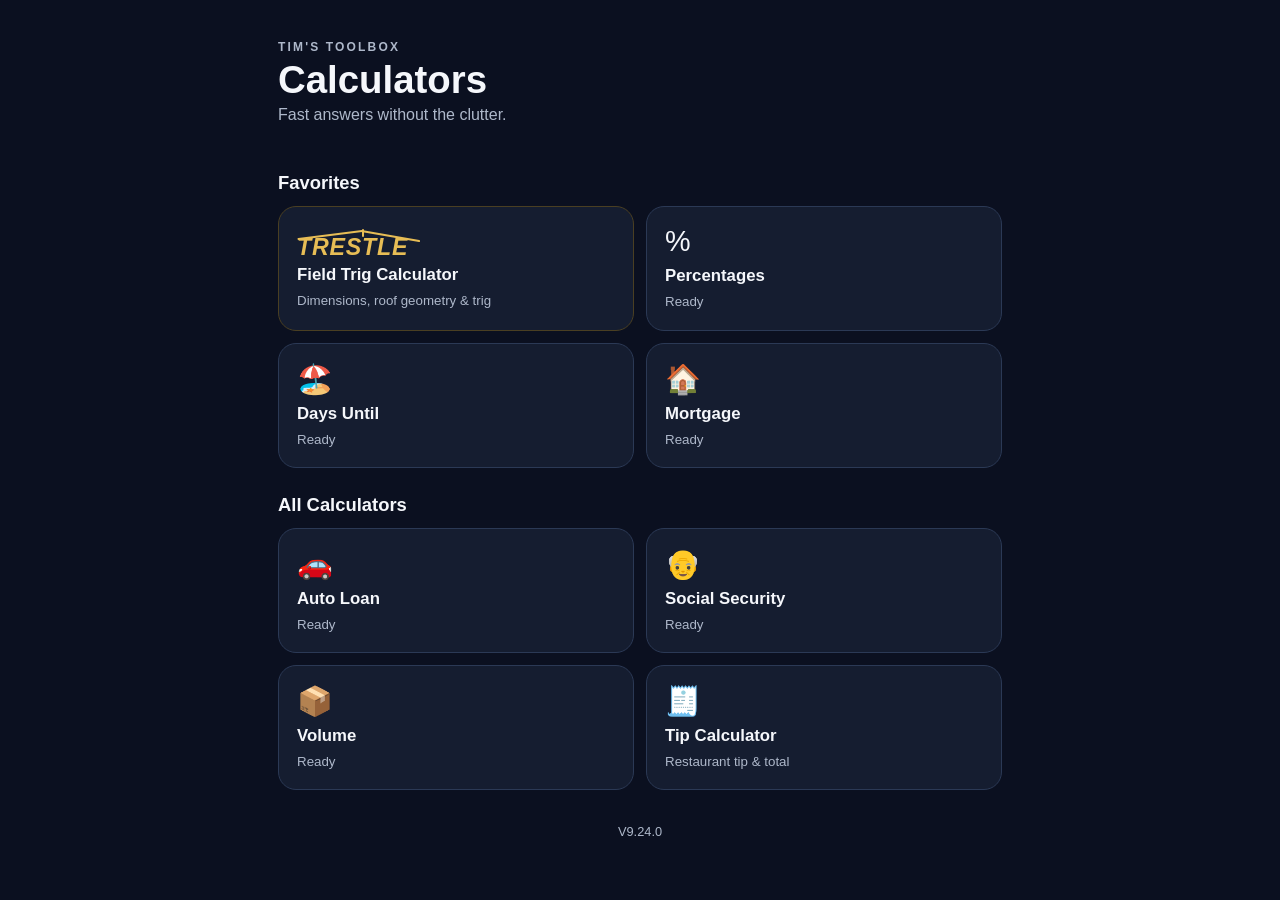
<file: index.html>
<!doctype html>
<html lang="en">
<head>
  <meta charset="utf-8">
  <meta name="viewport" content="width=device-width, initial-scale=1, viewport-fit=cover">
  <meta name="theme-color" content="#111827">
  <meta name="apple-mobile-web-app-capable" content="yes">
  <meta name="apple-mobile-web-app-status-bar-style" content="black-translucent">
  <meta name="apple-mobile-web-app-title" content="Calculators">
  <title>Tim's Calculators</title>
  <link rel="manifest" href="manifest.json">
  <link rel="apple-touch-icon" href="apple-touch-icon.png">
  <link rel="stylesheet" href="css/app.css">
</head>
<body>
<main class="app">
<header class="hero"><p class="eyebrow">TIM'S TOOLBOX</p><h1>Calculators</h1><p>Fast answers without the clutter.</p></header>
<section id="homeView">
<h2>Favorites</h2><div class="grid">
<button class="tile tile-trestle" data-open="construction" aria-label="Trestle — Field Trig Calculator"><span class="tile-brand trestle-word" aria-hidden="true"><span class="cm-trestle-mark"><span></span></span>TRESTLE</span><b>Field Trig Calculator</b><small>Dimensions, roof geometry &amp; trig</small></button>
<button class="tile" data-open="percentages"><span>%</span><b>Percentages</b><small>Ready</small></button>
<button class="tile" data-open="days"><span>🏖️</span><b>Days Until</b><small>Ready</small></button>
<button class="tile" data-open="mortgage"><span>🏠</span><b>Mortgage</b><small>Ready</small></button>
</div>
<h2>All Calculators</h2><div class="grid">
<button class="tile" data-open="auto"><span>🚗</span><b>Auto Loan</b><small>Ready</small></button>
<button class="tile" data-open="social"><span>👴</span><b>Social Security</b><small>Ready</small></button>
<button class="tile" data-open="volume"><span>📦</span><b>Volume</b><small>Ready</small></button>
<button class="tile" data-open="tip"><span>🧾</span><b>Tip Calculator</b><small>Restaurant tip &amp; total</small></button>
</div></section>


<section id="constructionView" class="view hidden">
<div class="cm-topbar">
<div class="cm-topbar-left">
<button class="back" data-construction-home>← All Calculators</button>
<div class="cm-brand">
  <div class="cm-brand-name trestle-word"><span class="cm-trestle-mark" aria-hidden="true"><span></span></span>TRESTLE</div>
  <div class="cm-brand-sub">FIELD TRIG CALCULATOR</div>
</div>
</div>
<div class="cm-entry-tools" aria-label="Entry controls">
  <button class="cm-tool" data-cm="back" aria-label="Backspace">⌫</button>
  <button class="cm-tool cm-tool-clear" data-cm="clear" aria-label="Clear">C</button>
</div>
</div>
<div class="cm-shell">
  <div class="cm-display" aria-live="polite">
    <div id="cmHistory" class="cm-history">Ready</div>
    <div id="cmMain" class="cm-main">0</div>
    <div id="cmAlt" class="cm-alt">Enter dimensions with ft / in keys.</div>
  </div>

  <div class="cm-physical-grid">
    <button class="cm-key roof" data-cm-roof="pitch">Pitch</button>
    <button class="cm-key roof" data-cm-roof="rise">Rise</button>
    <button class="cm-key roof" data-cm-roof="run">Run</button>
    <div class="cm-labeled-key"><small>R/Wall</small><button class="cm-key roof" data-cm-roof="diag" data-cm-secondary="rwall">Diag</button></div>
    <div class="cm-labeled-key"><small>Ir/Pitch</small><button class="cm-key roof" data-cm-roof="hipv" data-cm-secondary="irpitch">Hip/V</button></div>

    <button class="cm-key trig" data-cm-trig="sin">Sine</button><button class="cm-key trig" data-cm-trig="cos">Cos</button><button class="cm-key trig" data-cm-trig="tan">Tan</button>
    <div class="cm-labeled-key"><small>Arc</small><button class="cm-key trig" data-cm-primary="circ" data-cm-secondary="arc">Circ</button></div>
    <div class="cm-labeled-key"><small>Ir/Jack</small><button class="cm-key roof" data-cm="jack" data-cm-secondary="irjack">Jack</button></div>

    <button class="cm-key unit" data-cm="cu">Cu</button><button class="cm-key unit" data-cm="sq">Sq</button><button class="cm-key unit" data-cm-dimensional-unit="m">m</button><button class="cm-key unit" data-cm-dimensional-unit="mm">mm</button>
    <div class="cm-labeled-key"><small>x²</small><button class="cm-key" data-cm-primary="sqrt" data-cm-secondary="square"><svg class="cm-radical" viewBox="0 0 44 32" aria-label="square root" role="img"><path d="M2 17 L8 17 L13 29 L20 3 L42 3" /></svg></button></div>

    <button class="cm-key unit" data-cm-dimensional-unit="yd">Yds</button>
    <div class="cm-labeled-key"><small>Ft-In</small><button class="cm-key unit" data-cm="feet" data-cm-secondary="ftin">Feet</button></div>
    <button class="cm-key unit" data-cm="inch">Inch</button>
    <div class="cm-labeled-key"><small>EXP</small><button class="cm-key fraction" data-cm="fraction" data-cm-secondary="exp">/</button></div>
    <button class="cm-key" data-cm="dms">d:m:s</button>

    <button class="cm-key conv" data-cm="conv">Conv</button><button class="cm-key number" data-cm-digit="7">7</button><button class="cm-key number" data-cm-digit="8">8</button><button class="cm-key number" data-cm-digit="9">9</button>
    <div class="cm-labeled-key"><small>1/x</small><button class="cm-key operator" data-cm-op="divide" data-cm-secondary="reciprocal">÷</button></div>

    <button class="cm-key" data-cm="stor">Stor</button><button class="cm-key number" data-cm-digit="4">4</button><button class="cm-key number" data-cm-digit="5">5</button><button class="cm-key number" data-cm-digit="6">6</button>
    <div class="cm-labeled-key"><small>AC</small><button class="cm-key operator" data-cm-op="multiply" data-cm-secondary="ac">×</button></div>

    <button class="cm-key" data-cm="rcl">Rcl</button><button class="cm-key number" data-cm-digit="1">1</button><button class="cm-key number" data-cm-digit="2">2</button><button class="cm-key number" data-cm-digit="3">3</button>
    <div class="cm-labeled-key"><small>π</small><button class="cm-key operator" data-cm-op="add" data-cm-secondary="pi">+</button></div>

    <button class="cm-key" data-cm="percent">%</button><button class="cm-key number" data-cm-digit="0">0</button><button class="cm-key number" data-cm="decimal">.</button><button class="cm-key equals" data-cm="equals">=</button>
    <div class="cm-labeled-key"><small>+/−</small><button class="cm-key operator" data-cm-op="subtract" data-cm-secondary="sign">−</button></div>
  </div>
<div class="cm-status-grid">
    <div><small>EXACT INCHES</small><b id="cmExact">0 in</b></div>
    <div><small>DECIMAL FEET</small><b id="cmFeet">0 ft</b></div>
  </div>
</div>
</section>

<section id="tipView" class="view hidden">
<button class="back" data-tip-home>← All Calculators</button><h2>Tip Calculator</h2>
<div class="calc-card">
<div class="fields">
<label>Subtotal<div class="input-affix"><span>$</span><input id="tipSubtotal" type="text" inputmode="decimal" autocomplete="off"></div></label>
<label>Tax<div class="input-affix"><span>$</span><input id="tipTax" type="text" inputmode="decimal" autocomplete="off"></div></label>
</div>
<div class="tip-pct-label">Tip</div>
<div class="tip-pcts" role="group" aria-label="Tip percentage">
<button type="button" data-tip-pct="15" aria-pressed="false">15%</button>
<button type="button" data-tip-pct="18" class="active" aria-pressed="true">18%</button>
<button type="button" data-tip-pct="20" aria-pressed="false">20%</button>
<button type="button" data-tip-pct="22" aria-pressed="false">22%</button>
<button type="button" data-tip-pct="custom" aria-pressed="false">Custom</button>
</div>
<label id="tipCustomWrap" class="tip-custom hidden">Custom Tip<div class="input-affix suffix"><input id="tipCustom" type="number" inputmode="decimal" min="0" step="any"><span>%</span></div></label>
<div class="answer tip-answer">
<div class="tip-row"><small id="tipLabel">18% TIP</small><b id="tipAmount">—</b></div>
<div class="tip-total"><small>TOTAL</small><strong id="tipTotal">—</strong></div>
<p id="tipNote" class="tip-note">Enter the subtotal from the receipt.</p>
</div>
<button id="resetTip" class="reset-btn" type="button">Reset</button>
</div>
</section>

<section id="percentagesView" class="view hidden">
<button class="back" data-home>← All Calculators</button><h2>Percentage Calculator</h2>
<div class="mode-tabs"><button id="shopTab" class="mode active">🛍️ Shopping</button><button id="otherTab" class="mode">% Other</button></div>

<div id="shopPanel" class="calc-card">
<div class="fields">
<label>Original Price<div class="input-affix"><span>$</span><input id="price" inputmode="decimal" type="number" min="0" step=".01" ></div></label>
<label>Discount<div class="input-affix suffix"><input id="discount" inputmode="decimal" type="number" min="0" step="any"><span>%</span></div></label>
</div>
<div class="answer"><small>SALE PRICE</small><strong id="salePrice">—</strong><small>YOU SAVE</small><h3 id="savings">—</h3></div>
<label class="check"><input id="taxToggle" type="checkbox"> Add sales tax</label>
<div id="taxArea" class="fields hidden">
<label>Sales Tax<div class="input-affix suffix"><input id="tax" inputmode="decimal" type="number" min="0" step="any" value="8.25"><span>%</span></div></label>
<div class="mini-answer"><small>WITH TAX</small><b id="withTax">—</b></div>
</div>
</div>

<div id="otherPanel" class="calc-card hidden">
<label>Calculate<select id="percentMode">
<option value="of">What is X% of Y?</option><option value="add">Add X% to Y</option>
<option value="whatPercent">X is what percent of Y?</option><option value="change">Percentage change from X to Y</option>
<option value="difference">Percentage difference between X and Y</option><option value="reverse">Reverse percentage</option>
</select></label>
<div class="fields">
<label><span id="labelA">Percent</span><input id="valueA" inputmode="decimal" type="number" step="any"></label>
<label><span id="labelB">Number</span><input id="valueB" inputmode="decimal" type="number" step="any"></label>
</div>
<div class="answer"><small>ANSWER</small><strong id="percentAnswer">—</strong><p id="percentExplanation">Enter two numbers above.</p></div>
</div>
</section>

<section id="daysView" class="view hidden">
<button class="back" data-days-home>← All Calculators</button><h2>Days Until</h2>
<div class="calc-card">
<div class="fields">
<label>Event Name<input id="eventName" type="text" placeholder="Vacation, anniversary, Christmas..."></label>
<label>Date<input id="eventDate" type="date"></label>
</div>
<button id="saveEvent" class="primary">+ Save Event</button>
<div id="countdownAnswer" class="answer countdown-answer">
<small id="countDirection">DAYS UNTIL</small><strong id="daysBig">—</strong>
<h3 id="featuredName">Choose or save an event</h3><p id="featuredDate"></p>
</div>
<div id="dateStats" class="stat-grid hidden">
<div class="mini-answer"><small>WEEKS + DAYS</small><b id="weeksDays">—</b></div>
<div class="mini-answer"><small>MONTHS + DAYS</small><b id="monthsDays">—</b></div>
<div class="mini-answer"><small>WEEKDAYS</small><b id="weekdays">—</b></div>
</div>
</div>
<div class="saved-head"><div><h3>Saved Countdowns</h3><p>Nearest upcoming events appear first.</p></div></div>
<div id="savedEvents" class="saved-list"></div>
<p id="daysEmpty" class="empty-note">No saved countdowns yet. Add your first one above.</p>
</section>

<section id="mortgageView" class="view hidden">
<button class="back" data-mortgage-home>← All Calculators</button><h2>Mortgage</h2>
<div class="calc-card">
<div class="fields">
<label>Home Price ($)<input id="homePrice" type="text" inputmode="decimal" value="$350,000"></label>
<label>Down Payment ($)<input id="downDollars" type="text" inputmode="decimal" value="$70,000"></label>
<label>Down Payment (%)<input id="downPercent" type="number" inputmode="decimal" value="20" min="0" max="100" step=".1"></label>
<label>Interest Rate (%)<input id="interestRate" type="number" inputmode="decimal" value="6.25" min="0" step=".01"></label>
<label>Loan Term (years)<select id="loanYears"><option>10</option><option>15</option><option>20</option><option selected>30</option></select></label>
<label>First Payment Month<input id="loanStart" type="month"></label>
</div>
<button id="resetMortgage" class="reset-btn" type="button">Reset</button>
<h3>Monthly Cost Extras</h3>
<div class="fields">
<label>Property Tax ($/year)<input id="propertyTax" type="text" inputmode="decimal" value="$6,500"></label>
<label>Home Insurance ($/year)<input id="insurance" type="text" inputmode="decimal" value="$2,400"></label>
<label>HOA ($/month)<input id="hoa" type="text" inputmode="decimal" value="$0"></label>
<label>PMI ($/month)<input id="pmi" type="text" inputmode="decimal" value="$0"></label>
</div>
<div class="answer mortgage-answer"><small>ESTIMATED MONTHLY PAYMENT</small><strong id="monthlyTotal">$—</strong><p>Principal, interest, taxes, insurance & extras</p></div>
<div class="payment-breakdown">
<div><span>Principal & Interest</span><b id="piOut">$—</b></div><div><span>Property Tax</span><b id="taxOut">$—</b></div>
<div><span>Insurance</span><b id="insOut">$—</b></div><div><span>HOA</span><b id="hoaOut">$—</b></div><div><span>PMI</span><b id="pmiOut">$—</b></div>
</div>
<div class="stat-grid mortgage-stats">
<div class="mini-answer"><small>LOAN AMOUNT</small><b id="loanAmount">$—</b></div>
<div class="mini-answer"><small>TOTAL INTEREST</small><b id="totalInterest">$—</b></div>
<div class="mini-answer"><small>TOTAL P&I PAYMENTS</small><b id="totalPayments">$—</b></div>
<div class="mini-answer"><small>PAYOFF</small><b id="payoffDate">—</b></div>
</div>
<details class="amort-details"><summary>Year-by-Year Amortization</summary><div class="table-wrap"><table><thead><tr><th>Year</th><th>Principal</th><th>Interest</th><th>Balance</th></tr></thead><tbody id="amortBody"></tbody></table></div></details>
</div>
</section>

<section id="autoView" class="view hidden">
<button class="back" data-auto-home>← All Calculators</button><h2>Auto Loan</h2>
<div class="calc-card">
<div class="fields">
<label>Vehicle Price ($)<input id="vehiclePrice" type="text" inputmode="decimal" value="$45,000"></label>
<label>Down Payment ($)<input id="autoDown" type="text" inputmode="decimal" value="$5,000"></label>
<label>Trade-In Value ($)<input id="tradeValue" type="text" inputmode="decimal" value="$10,000"></label>
<label>Amount Owed on Trade ($)<input id="tradeOwed" type="text" inputmode="decimal" value="$0"></label>
<label>Vehicle Tax Mode<select id="autoTaxMode"><option value="texas" selected>Texas — 6.25%</option><option value="custom">Custom rate</option></select></label>
<label id="autoTaxRateWrap" class="hidden">Custom Tax Rate (%)<input id="autoTaxRate" type="number" inputmode="decimal" value="6.25" min="0" step=".01"></label>
<label>Dealer / Other Fees ($)<input id="autoFees" type="text" inputmode="decimal" value="$500"></label>
<label>Interest Rate (APR %)<input id="autoApr" type="number" inputmode="decimal" value="6.5" min="0" step=".01"></label>
<label>Loan Term (months)<select id="autoMonths"><option>36</option><option>48</option><option selected>60</option><option>72</option><option>84</option></select></label>
<label>First Payment Month<input id="autoStart" type="month"></label>
</div>
<button id="resetAuto" class="reset-btn" type="button">Reset</button>
<div class="trade-summary"><span>Trade Equity</span><b id="tradeEquity">$—</b><small id="tradeNote"></small></div>
<div class="finance-breakdown">
<div><span>Vehicle Price</span><b id="autoPriceOut">$—</b></div>
<div><span>Down Payment</span><b id="autoDownOut">−$—</b></div>
<div><span>Trade Equity</span><b id="autoTradeOut">−$—</b></div>
<div><span>Estimated Sales Tax</span><b id="autoTaxOut">+$—</b></div>
<div><span>Dealer / Other Fees</span><b id="autoFeesOut">+$—</b></div>
<div class="finance-total"><span>Amount Financed</span><b id="autoFinanced">$—</b></div>
</div>
<div class="answer mortgage-answer"><small>ESTIMATED MONTHLY PAYMENT</small><strong id="autoMonthly">$—</strong><p>Principal & interest</p></div>
<div class="stat-grid mortgage-stats">
<div class="mini-answer"><small>TOTAL INTEREST</small><b id="autoInterest">$—</b></div>
<div class="mini-answer"><small>TOTAL LOAN PAYMENTS</small><b id="autoPayments">$—</b></div>
<div class="mini-answer"><small>CASH PAID + LOAN PAYMENTS*</small><b id="autoTotalCost">$—</b></div>
<div class="mini-answer"><small>PAYOFF</small><b id="autoPayoff">—</b></div>
</div>
<p class="calc-note">*Down payment + total loan payments. Trade-in value is shown separately and is not counted as cash paid.</p>
<details class="amort-details"><summary>Year-by-Year Amortization</summary><div class="table-wrap"><table><thead><tr><th>Year</th><th>Principal</th><th>Interest</th><th>Balance</th></tr></thead><tbody id="autoAmortBody"></tbody></table></div></details>
</div></section>

<section id="socialView" class="view hidden">
<button class="back" data-social-home>← All Calculators</button><h2>Social Security</h2>
<div class="calc-card">
<div class="fields">
<label>Date of Birth<input id="ssDob" type="date"></label>
<label>Monthly Benefit at Full Retirement Age ($)<input id="ssFraBenefit" type="text" inputmode="decimal" value="$3,000"></label>
</div>
<p class="calc-note ss-source-note">Use the estimated benefit at your Full Retirement Age from your Social Security statement or my Social Security account.</p>
<button id="resetSocial" class="reset-btn" type="button">Reset</button>
<div class="ss-fra-banner"><span>YOUR FULL RETIREMENT AGE</span><b id="ssFraAge">—</b><small id="ssFraDate">Enter your date of birth.</small></div>
<div class="ss-highlight-grid">
<div class="ss-highlight"><small>AGE 62 · EARLIEST</small><strong id="ss62">$—</strong><span id="ss62Pct">—</span></div>
<div class="ss-highlight featured"><small id="ssFraLabel">FULL RETIREMENT AGE</small><strong id="ssFra">$—</strong><span>100% of FRA benefit</span></div>
<div class="ss-highlight"><small>AGE 70 · MAXIMUM DELAY</small><strong id="ss70">$—</strong><span id="ss70Pct">—</span></div>
</div>
<h3>Claiming Age Comparison</h3>
<div class="table-wrap ss-table-wrap"><table><thead><tr><th>Claim Age</th><th>Monthly</th><th>Annual</th><th>vs. FRA</th></tr></thead><tbody id="ssAgeBody"></tbody></table></div>
<h3>Break-Even Comparisons</h3>
<div class="ss-break-grid">
<div class="mini-answer ss-break"><small>62 vs. FRA</small><b id="ssBreak62Fra">—</b><span id="ssHead62Fra"></span></div>
<div class="mini-answer ss-break"><small>62 vs. 70</small><b id="ssBreak6270">—</b><span id="ssHead6270"></span></div>
<div class="mini-answer ss-break"><small>FRA vs. 70</small><b id="ssBreakFra70">—</b><span id="ssHeadFra70"></span></div>
</div>
<p class="calc-note">Estimates use current SSA retirement-age adjustment rules. Break-even figures compare gross benefits only and do not include COLAs, taxes, investment returns, earnings-test withholding, Medicare, spouse/survivor benefits, or individual longevity.</p>
</div></section>

<section id="volumeView" class="view hidden">
<button class="back" data-volume-home>← All Calculators</button><h2>Volume</h2>
<div class="mode-tabs volume-tabs">
<button class="mode active" data-volume-mode="box">▭ Box</button>
<button class="mode" data-volume-mode="cylinder">◯ Cylinder</button>
<button class="mode" data-volume-mode="concrete">🏗️ Concrete</button>
<button class="mode" data-volume-mode="pool">💧 Tank / Pool</button>
<button class="mode" data-volume-mode="convert">⇄ Convert</button>
</div>

<div class="calc-card">
<div id="volBox" class="volume-panel">
<div class="shape-diagram box-diagram" aria-label="Rectangular box with length, width, and height dimensions">
<div class="shape-title">RECTANGULAR VOLUME</div>
<div class="box-shape"><span class="dim dim-l">L</span><span class="dim dim-w">W</span><span class="dim dim-h">H</span></div>
</div>
<div class="volume-fields">
<label>Length<div class="measure"><input id="boxL" type="number" inputmode="decimal" value="12" min="0" step="any"><select id="boxLU"><option value="ft" selected>ft</option><option value="in">in</option><option value="yd">yd</option><option value="m">m</option><option value="cm">cm</option><option value="mm">mm</option></select></div></label>
<label>Width<div class="measure"><input id="boxW" type="number" inputmode="decimal" value="8" min="0" step="any"><select id="boxWU"><option value="ft" selected>ft</option><option value="in">in</option><option value="yd">yd</option><option value="m">m</option><option value="cm">cm</option><option value="mm">mm</option></select></div></label>
<label>Height<div class="measure"><input id="boxH" type="number" inputmode="decimal" value="2" min="0" step="any"><select id="boxHU"><option value="ft" selected>ft</option><option value="in">in</option><option value="yd">yd</option><option value="m">m</option><option value="cm">cm</option><option value="mm">mm</option></select></div></label>
</div>
<div class="answer volume-answer"><small>VOLUME</small><strong id="boxPrimary">—</strong><p id="boxSecondary">—</p></div>
</div>

<div id="volCylinder" class="volume-panel hidden">
<div class="shape-diagram cylinder-diagram" aria-label="Cylinder with diameter and height dimensions">
<div class="shape-title">CYLINDER</div><div class="cyl-shape"><span class="dim dim-d">D</span><span class="dim dim-ch">H</span></div>
</div>
<div class="volume-fields">
<label>Diameter<div class="measure"><input id="cylD" type="number" inputmode="decimal" value="24" min="0" step="any"><select id="cylDU"><option value="in" selected>in</option><option value="ft">ft</option><option value="yd">yd</option><option value="m">m</option><option value="cm">cm</option><option value="mm">mm</option></select></div></label>
<label>Height / Length<div class="measure"><input id="cylH" type="number" inputmode="decimal" value="10" min="0" step="any"><select id="cylHU"><option value="ft" selected>ft</option><option value="in">in</option><option value="yd">yd</option><option value="m">m</option><option value="cm">cm</option><option value="mm">mm</option></select></div></label>
</div>
<div class="answer volume-answer"><small>VOLUME</small><strong id="cylPrimary">—</strong><p id="cylSecondary">—</p></div>
</div>

<div id="volConcrete" class="volume-panel hidden">
<div class="shape-diagram slab-diagram" aria-label="Concrete slab with length, width, and thickness dimensions">
<div class="shape-title">CONCRETE SLAB</div><div class="slab-shape"><span class="dim dim-l">L</span><span class="dim dim-w">W</span><span class="dim dim-t">T</span></div>
</div>
<div class="volume-fields">
<label>Length<div class="measure"><input id="conL" type="number" inputmode="decimal" value="24" min="0" step="any"><select id="conLU"><option value="ft" selected>ft</option><option value="in">in</option><option value="yd">yd</option><option value="m">m</option></select></div></label>
<label>Width<div class="measure"><input id="conW" type="number" inputmode="decimal" value="18" min="0" step="any"><select id="conWU"><option value="ft" selected>ft</option><option value="in">in</option><option value="yd">yd</option><option value="m">m</option></select></div></label>
<label>Thickness<div class="measure"><input id="conT" type="number" inputmode="decimal" value="4" min="0" step="any"><select id="conTU"><option value="in" selected>in</option><option value="ft">ft</option><option value="cm">cm</option><option value="mm">mm</option></select></div></label>
<label>Waste Factor<select id="conWaste"><option value="0">0%</option><option value="5">5%</option><option value="10" selected>10%</option><option value="15">15%</option></select></label>
</div>
<div class="answer volume-answer"><small>CONCRETE TO ORDER</small><strong id="conOrder">—</strong><p id="conBase">—</p></div>
</div>

<div id="volPool" class="volume-panel hidden">
<div class="pool-type"><button class="mode active" data-pool-shape="rect">▭ Rectangular</button><button class="mode" data-pool-shape="round">◯ Round</button></div>
<div id="poolRect">
<div class="shape-diagram pool-diagram"><div class="shape-title">RECTANGULAR TANK / POOL</div><div class="box-shape"><span class="dim dim-l">L</span><span class="dim dim-w">W</span><span class="dim dim-h">DEPTH</span></div></div>
<div class="volume-fields">
<label>Length<div class="measure"><input id="poolL" type="number" inputmode="decimal" value="20" min="0" step="any"><select id="poolLU"><option value="ft" selected>ft</option><option value="in">in</option><option value="m">m</option></select></div></label>
<label>Width<div class="measure"><input id="poolW" type="number" inputmode="decimal" value="10" min="0" step="any"><select id="poolWU"><option value="ft" selected>ft</option><option value="in">in</option><option value="m">m</option></select></div></label>
<label>Average Depth<div class="measure"><input id="poolH" type="number" inputmode="decimal" value="5" min="0" step="any"><select id="poolHU"><option value="ft" selected>ft</option><option value="in">in</option><option value="m">m</option></select></div></label>
</div></div>
<div id="poolRound" class="hidden">
<div class="shape-diagram cylinder-diagram"><div class="shape-title">ROUND TANK / POOL</div><div class="cyl-shape"><span class="dim dim-d">D</span><span class="dim dim-ch">DEPTH</span></div></div>
<div class="volume-fields">
<label>Diameter<div class="measure"><input id="poolD" type="number" inputmode="decimal" value="18" min="0" step="any"><select id="poolDU"><option value="ft" selected>ft</option><option value="in">in</option><option value="m">m</option></select></div></label>
<label>Average Depth<div class="measure"><input id="poolDepth" type="number" inputmode="decimal" value="4" min="0" step="any"><select id="poolDepthU"><option value="ft" selected>ft</option><option value="in">in</option><option value="m">m</option></select></div></label>
</div></div>
<div class="answer volume-answer"><small>CAPACITY</small><strong id="poolGallons">—</strong><p id="poolSecondary">—</p></div>
<p class="calc-note">Pool results use average depth. Real pools with steps, benches, slopes, rounded corners, or irregular shapes will vary.</p>
</div>

<div id="volConvert" class="volume-panel hidden">
<div class="shape-diagram convert-diagram"><div class="shape-title">VOLUME CONVERTER</div><div class="convert-mark">1 → many</div></div>
<div class="volume-fields">
<label>Amount<input id="convAmount" type="number" inputmode="decimal" value="1" min="0" step="any"></label>
<label>From<select id="convUnit"><option value="cuin">cubic inches (in³)</option><option value="cuft" selected>cubic feet (ft³)</option><option value="cuyd">cubic yards (yd³)</option><option value="gal">US gallons</option><option value="liter">liters</option><option value="cum">cubic meters (m³)</option></select></label>
</div>
<div class="conversion-list" id="conversionList"></div>
</div>
</div>
</section>

<footer>V9.24.0</footer>
</main>
<script type="module" src="js/app.js"></script>
</body></html>
</file>
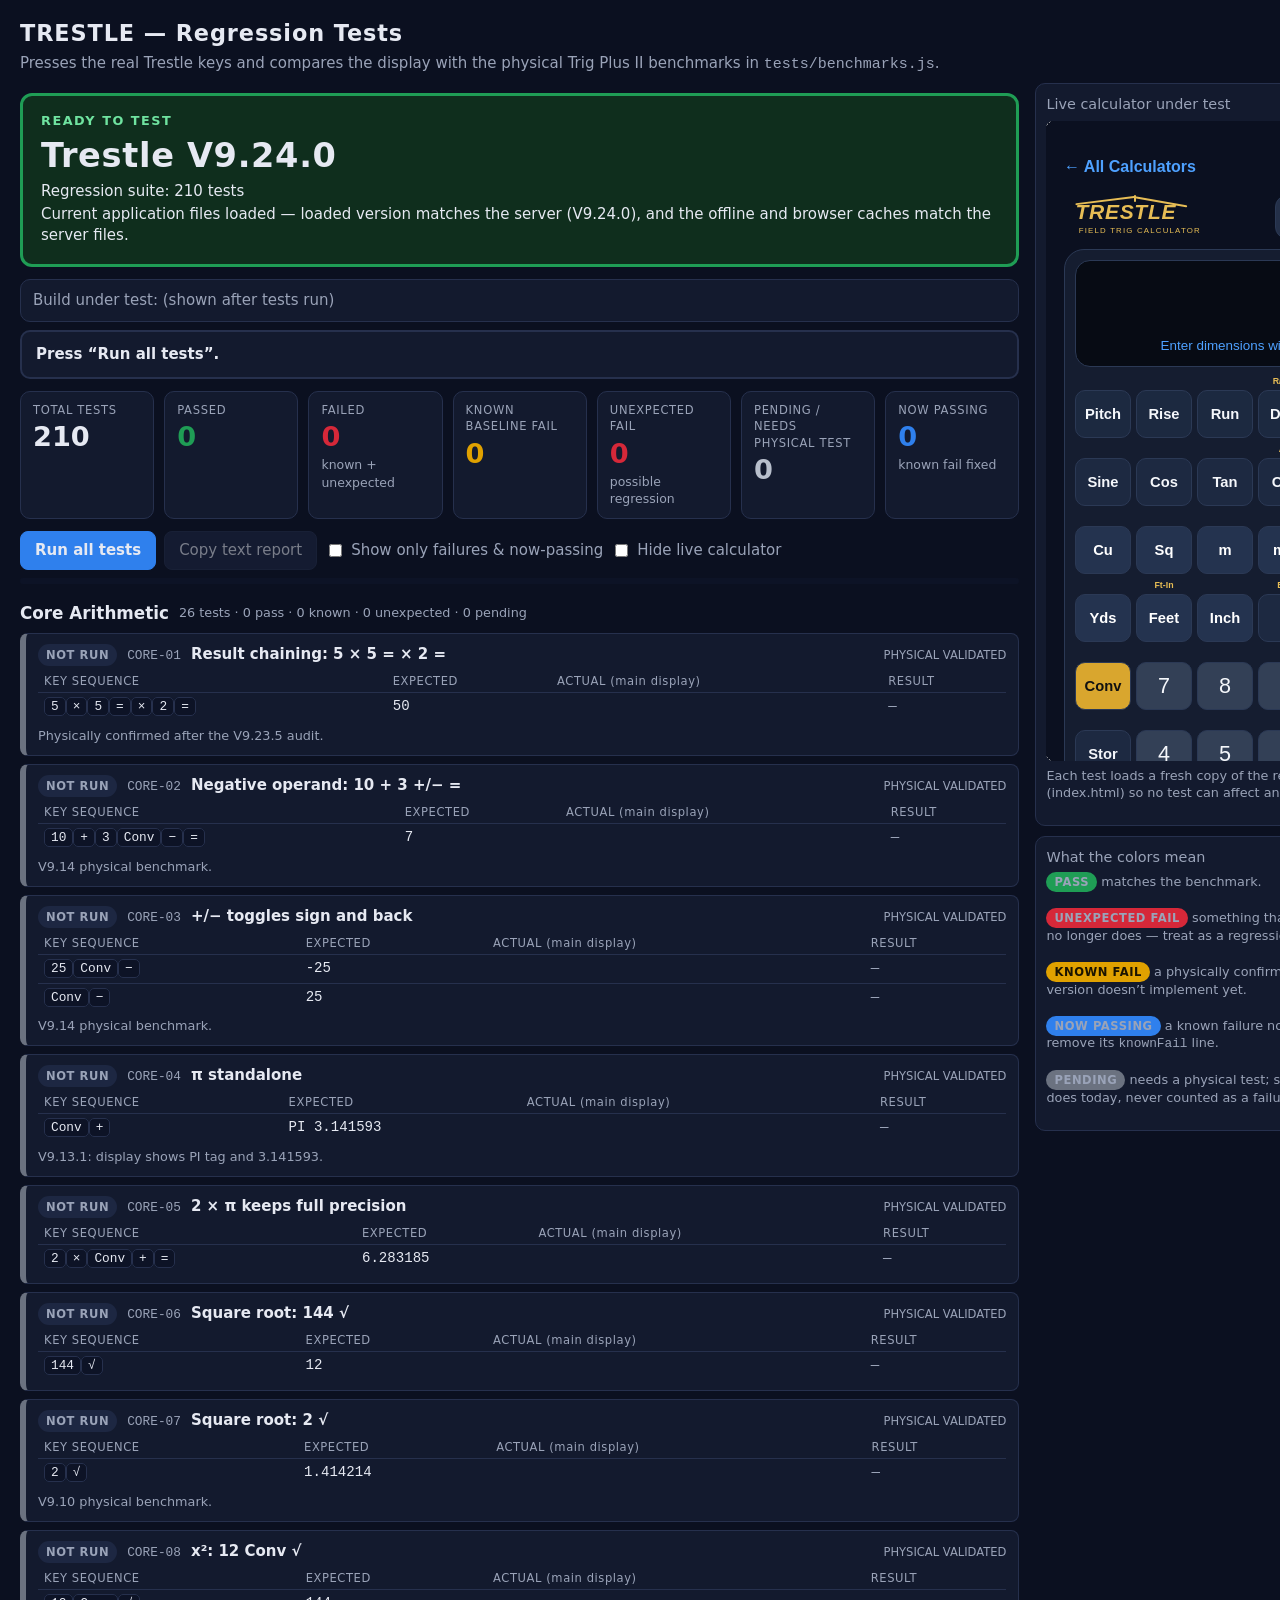
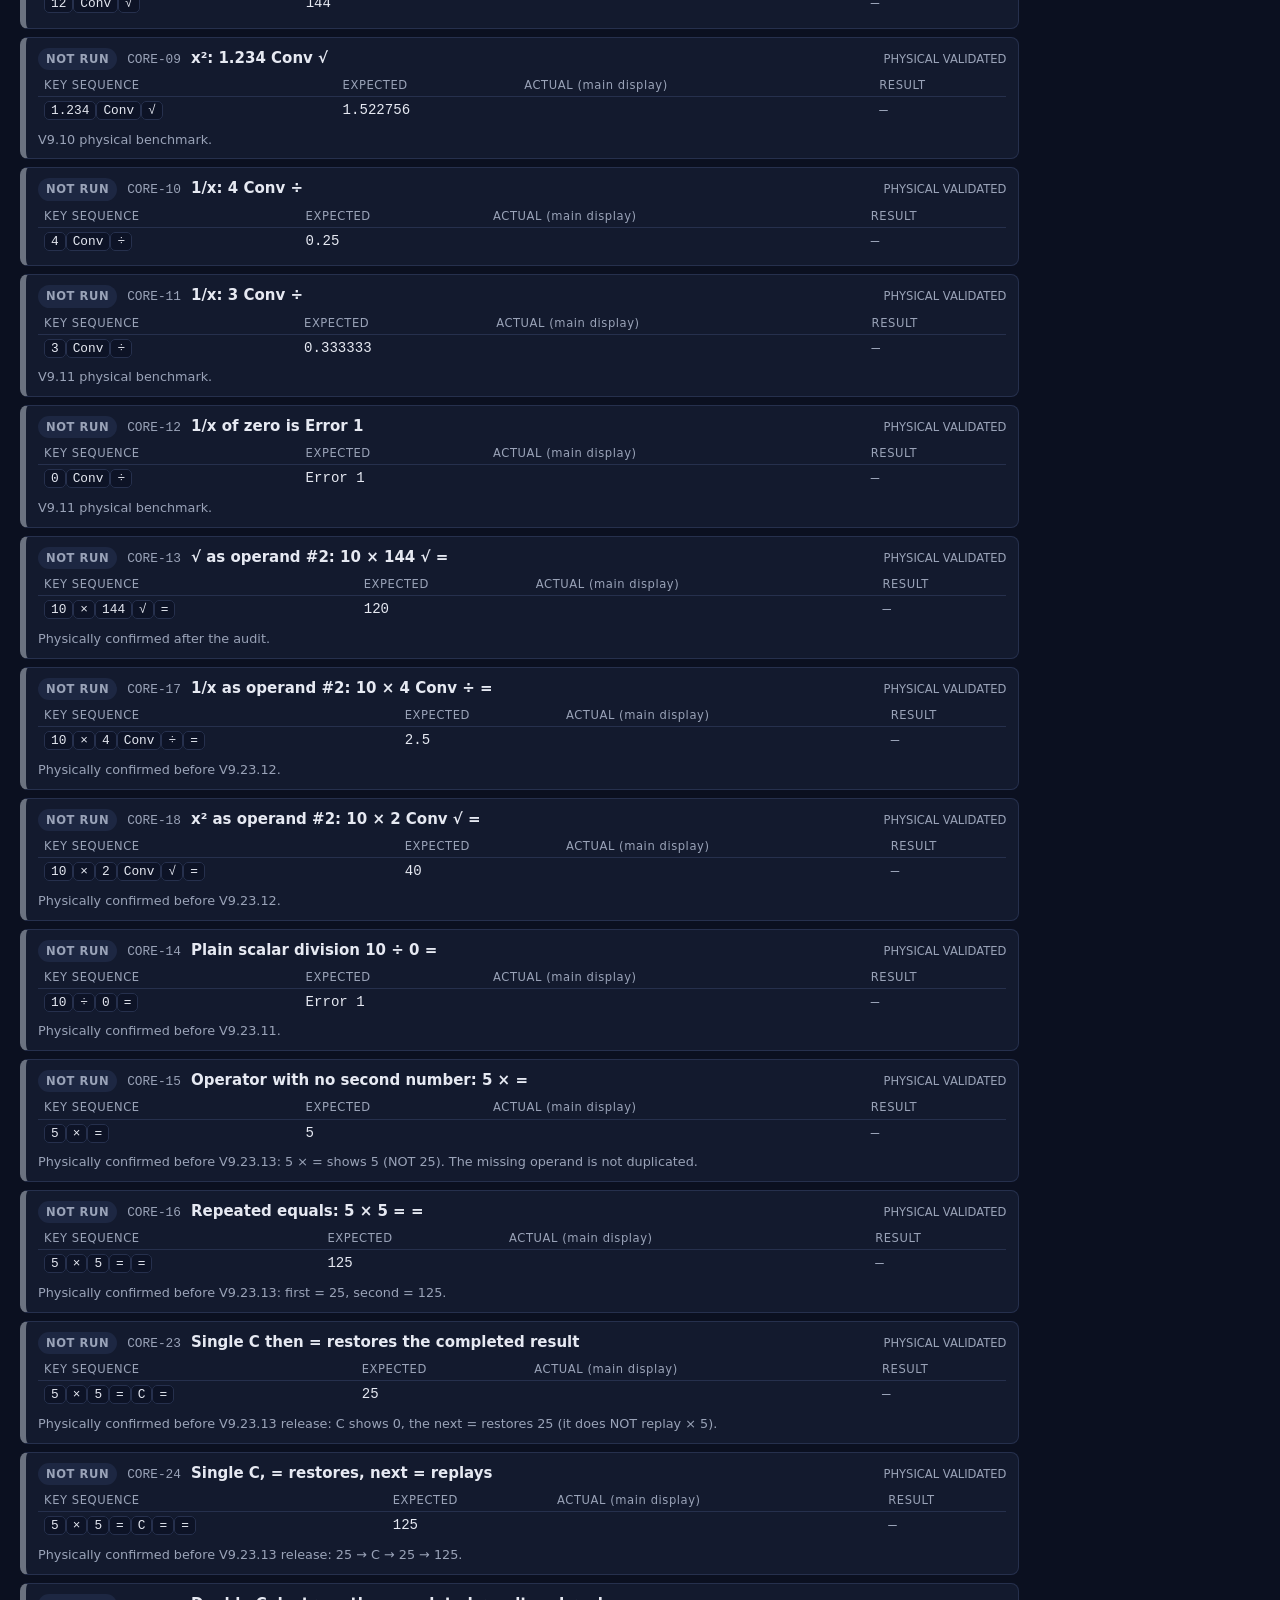
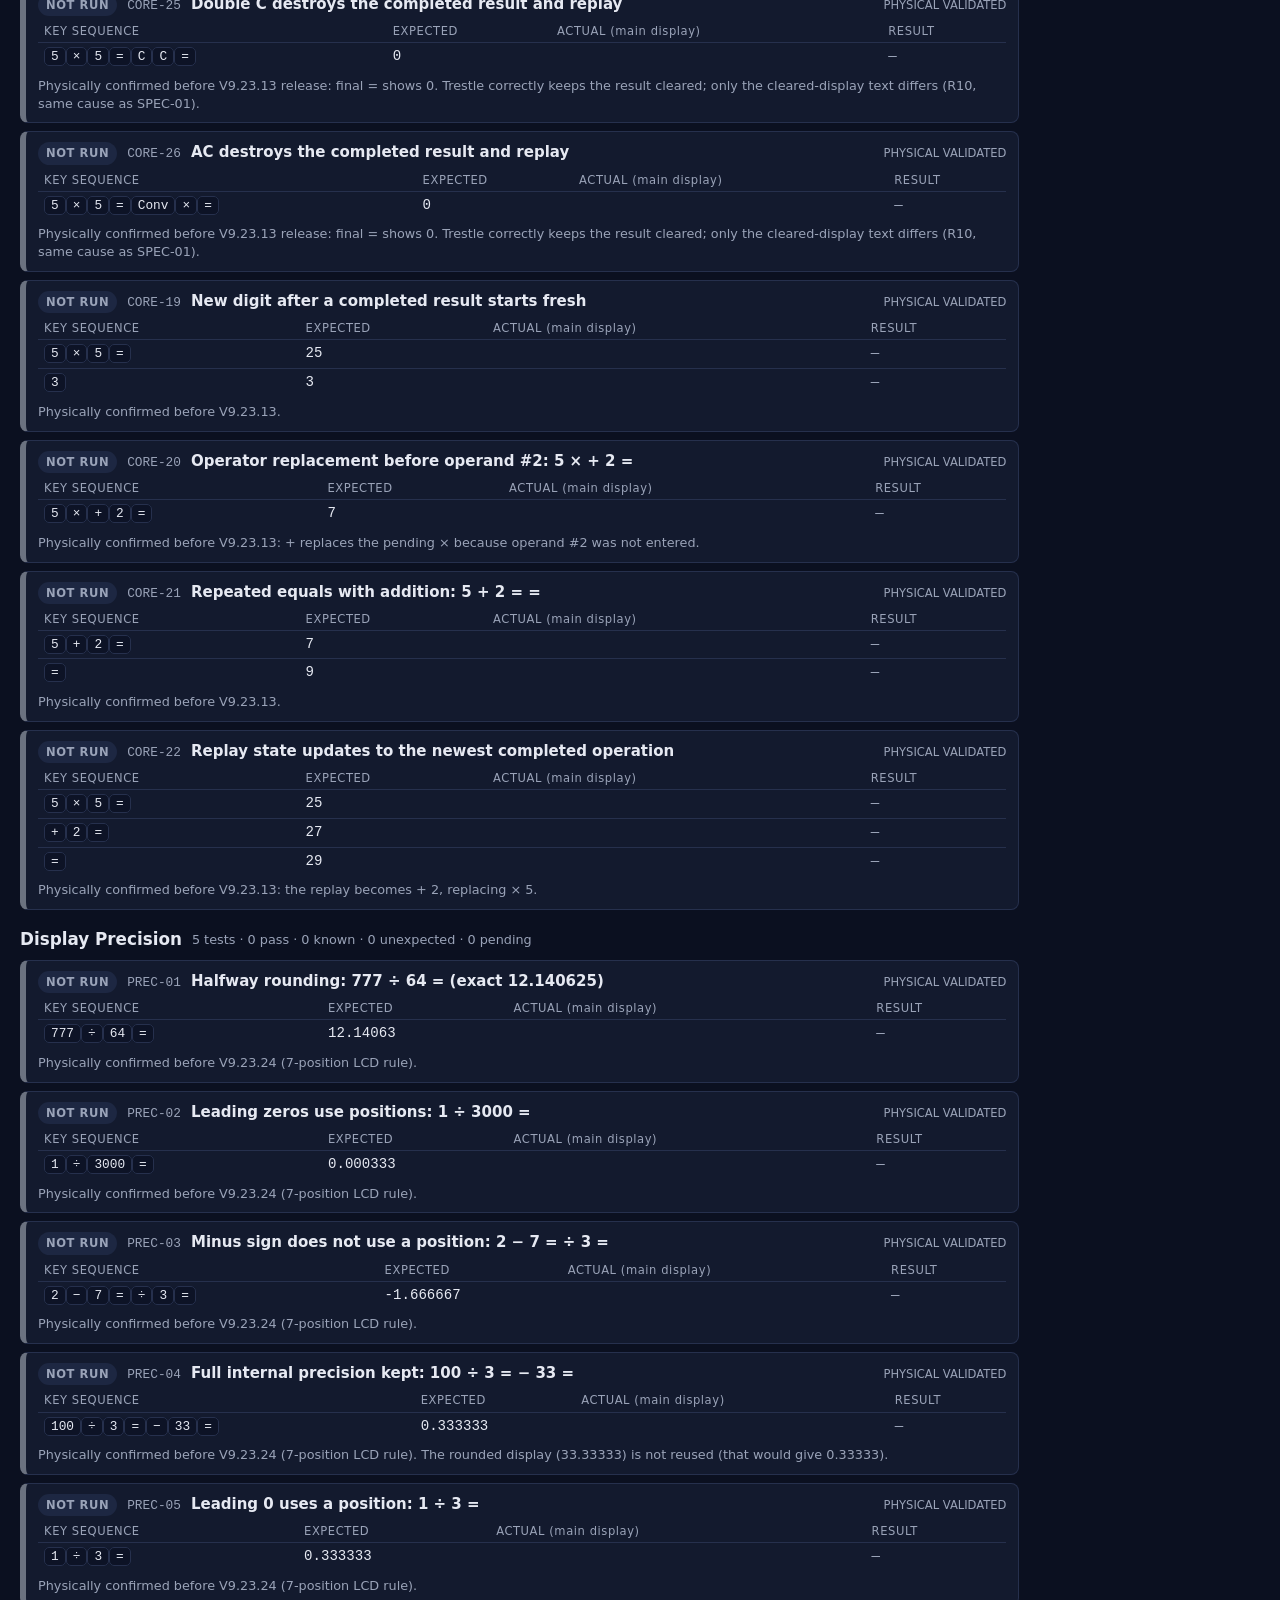
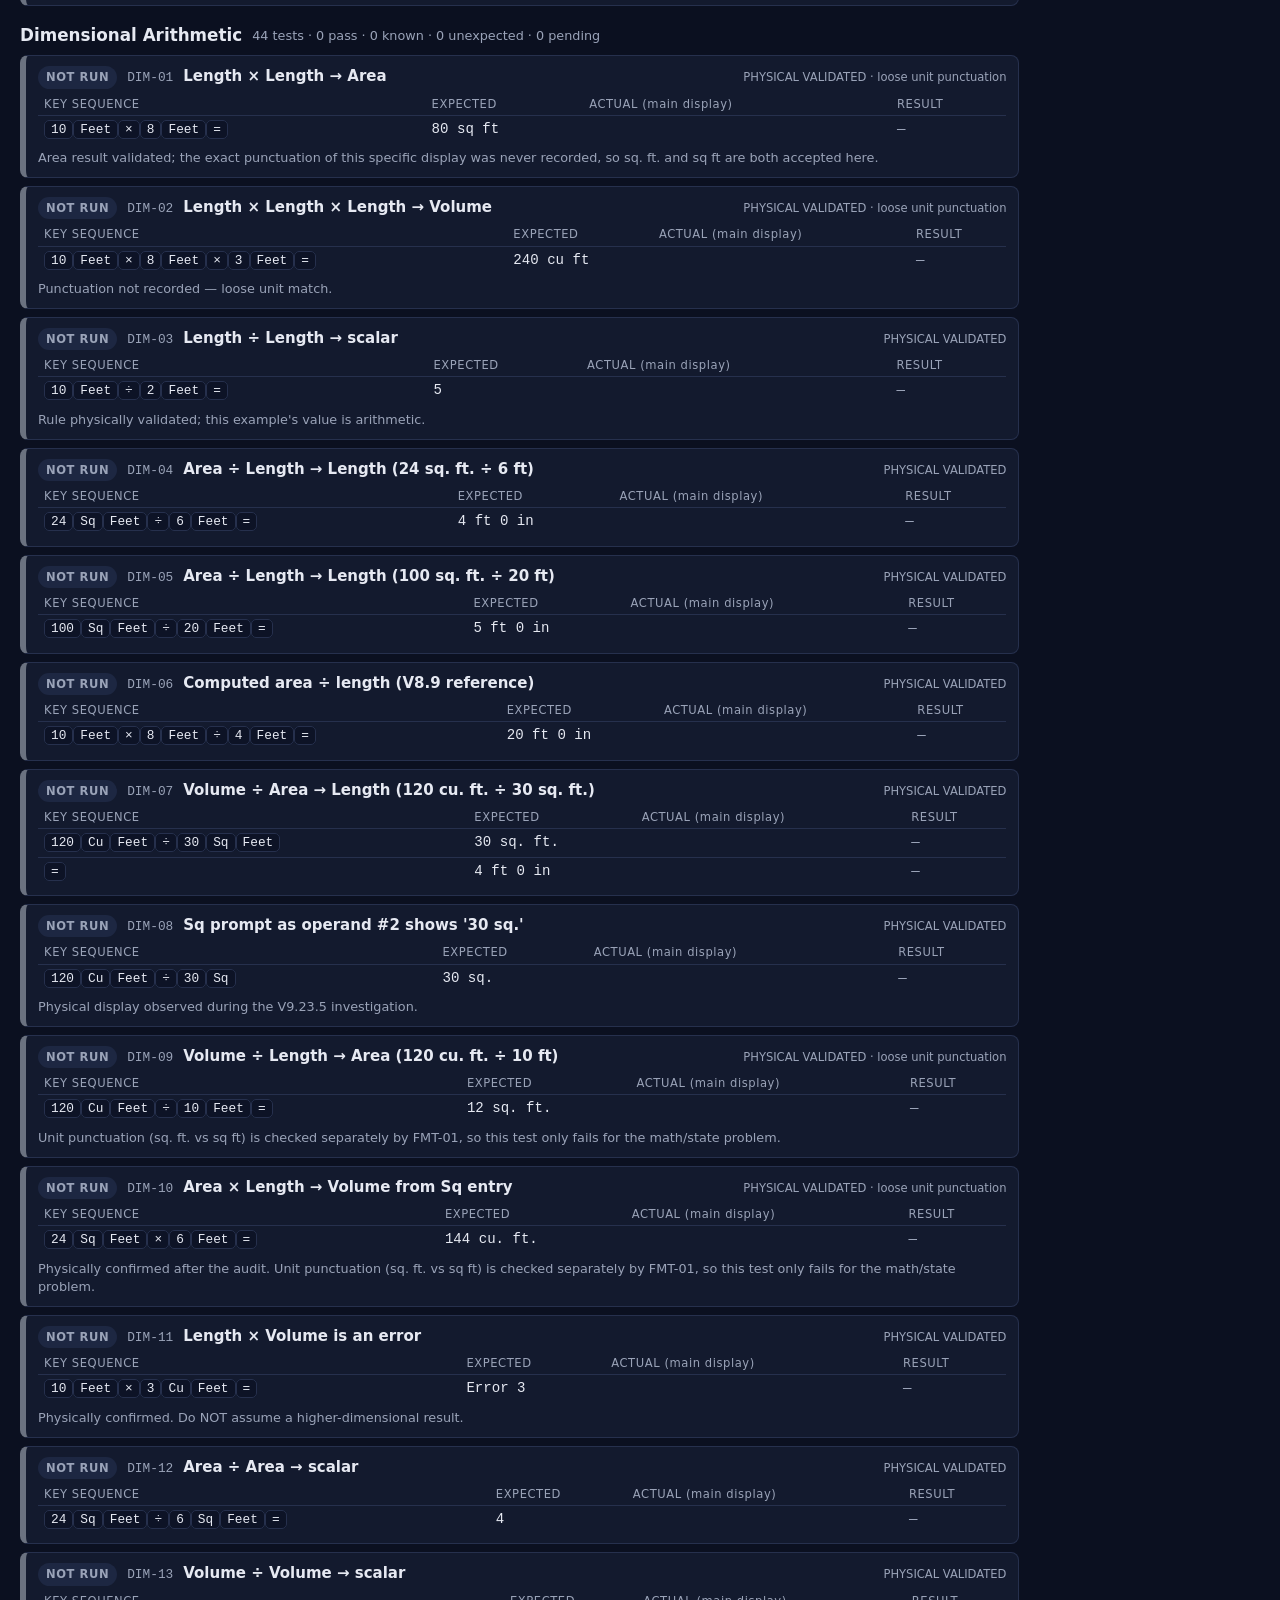
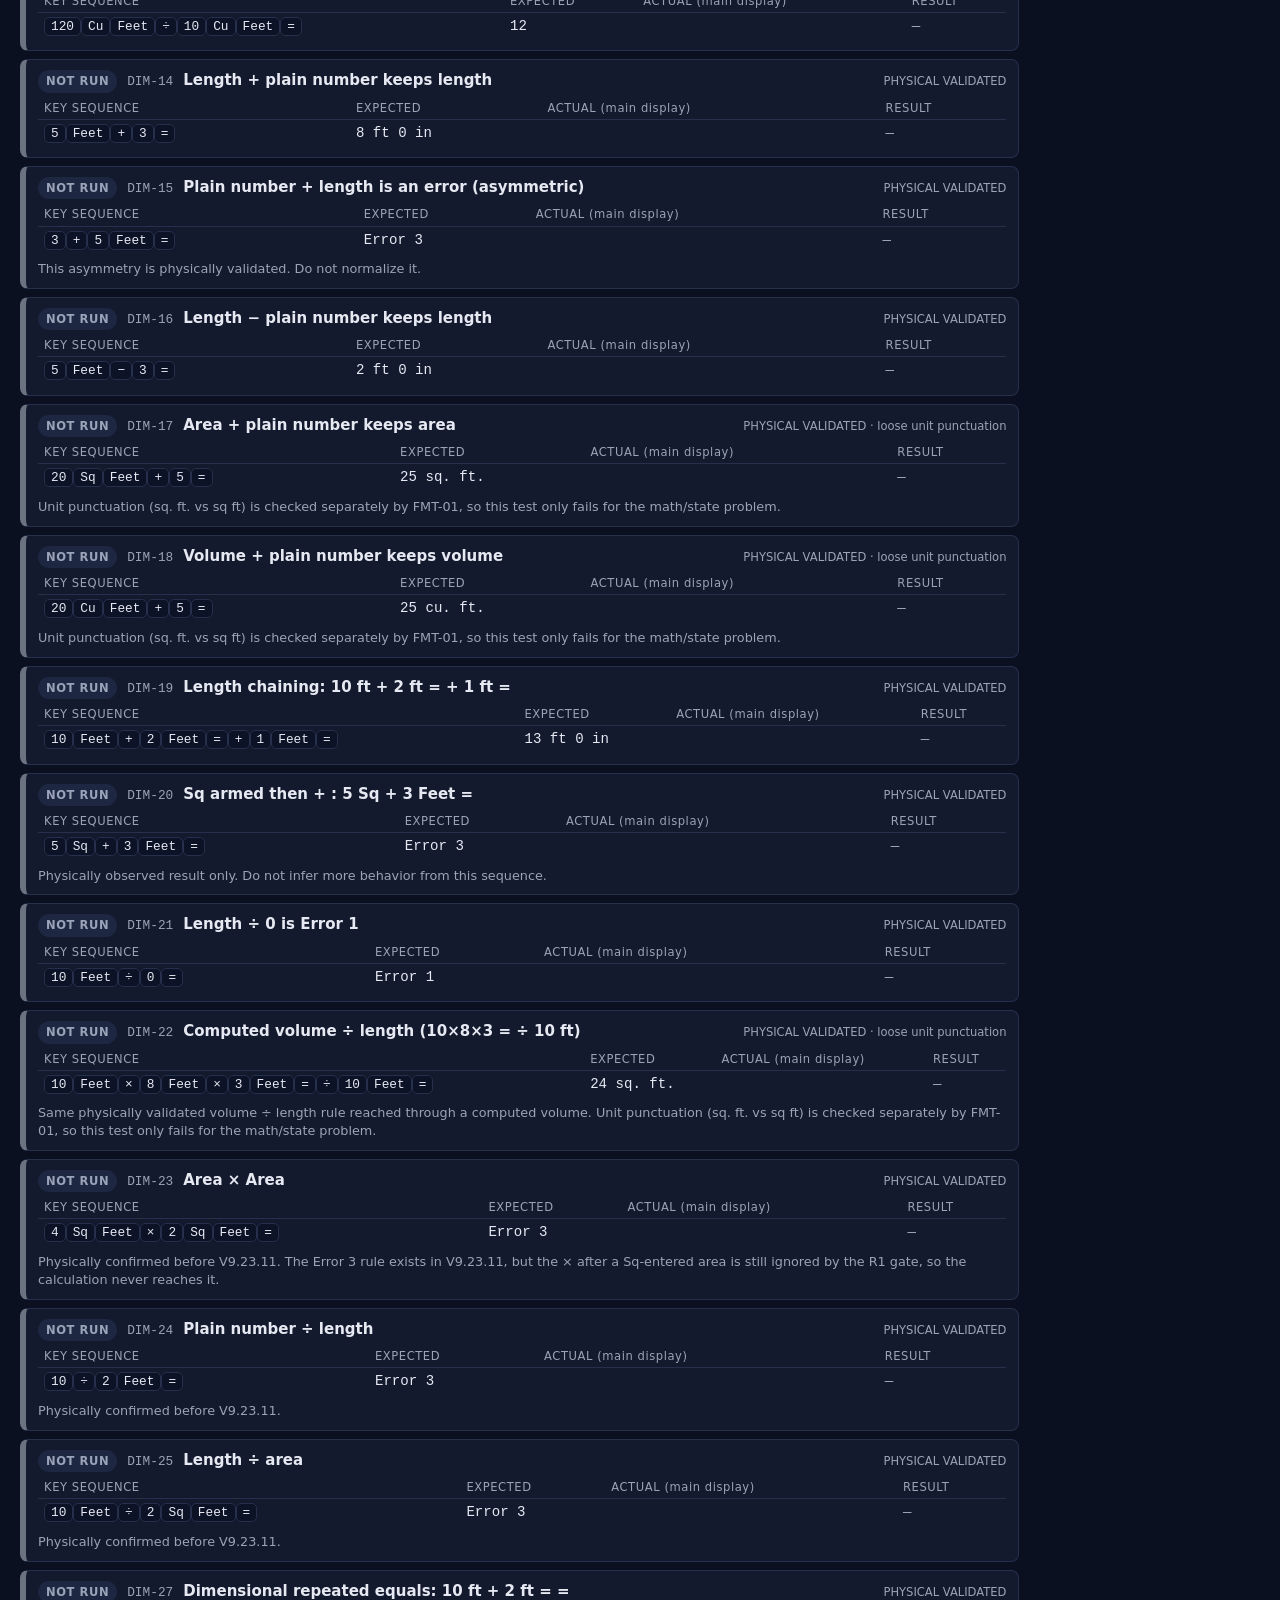
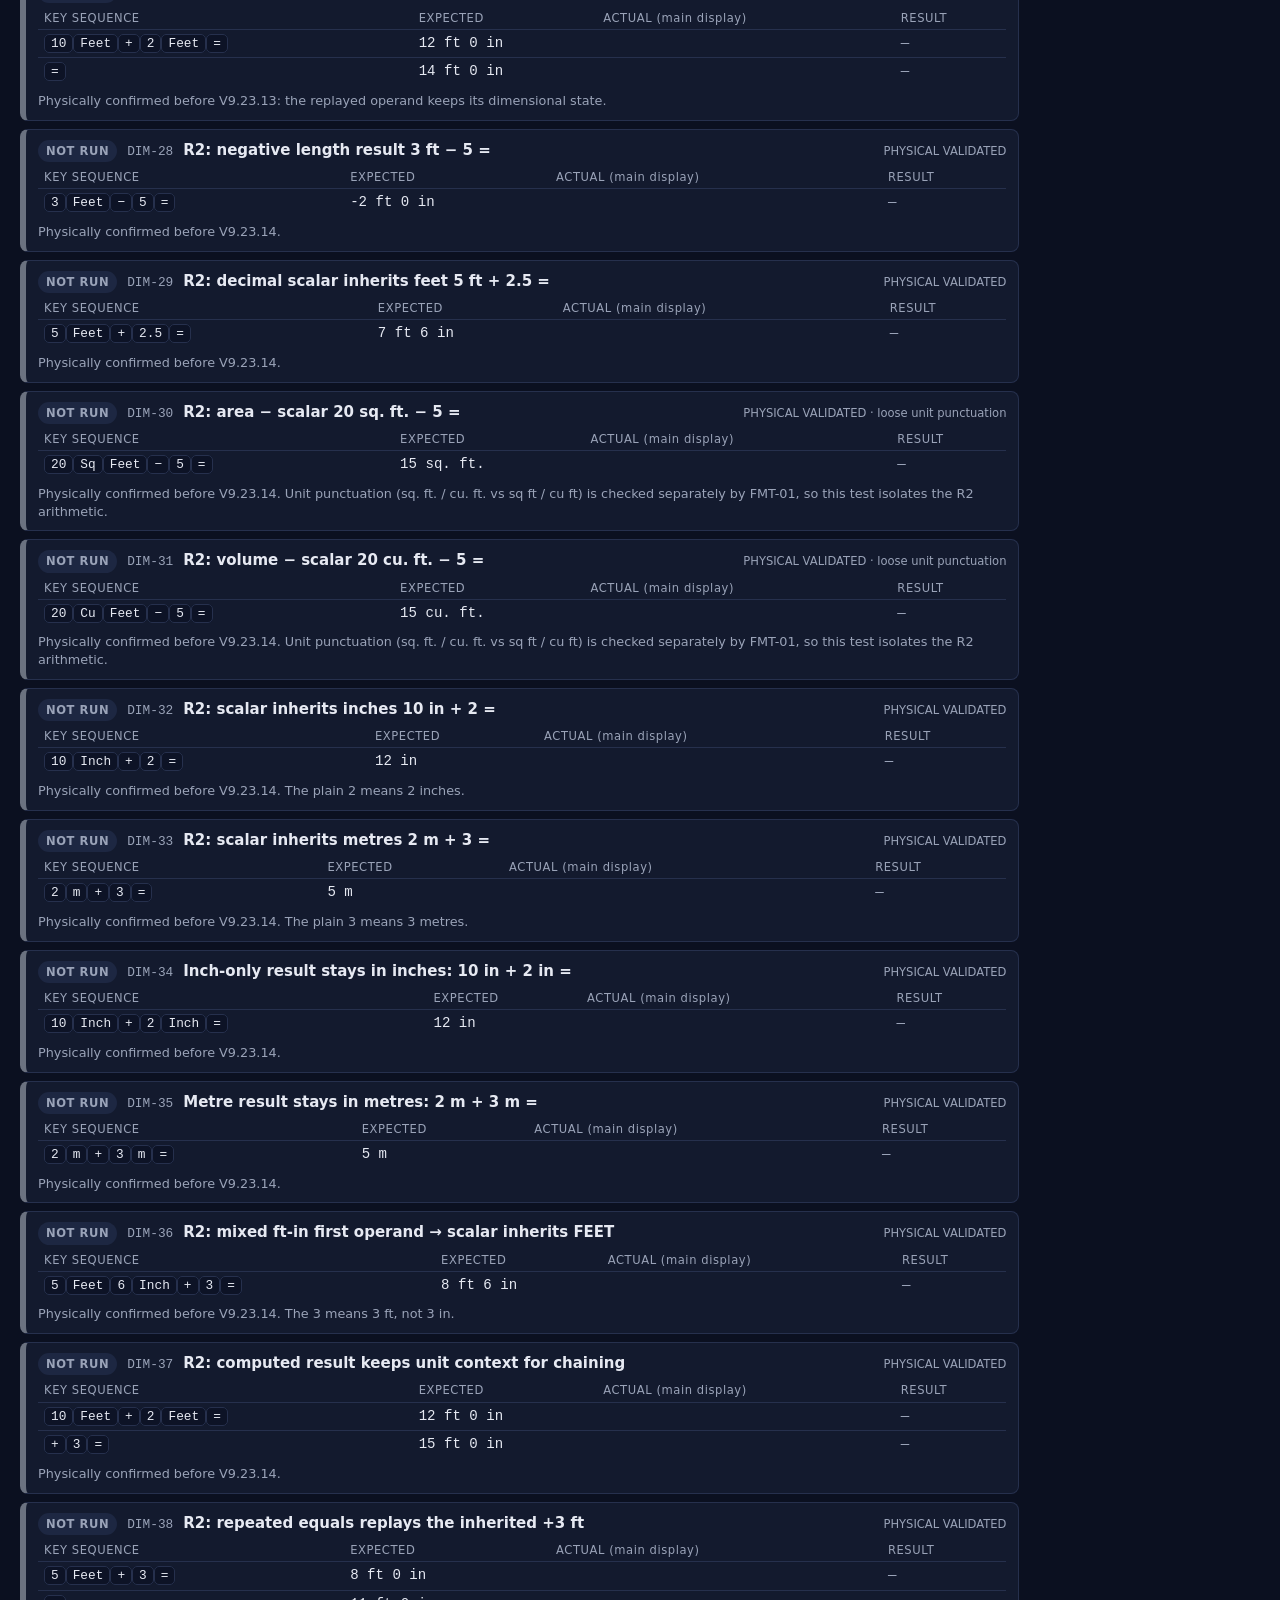
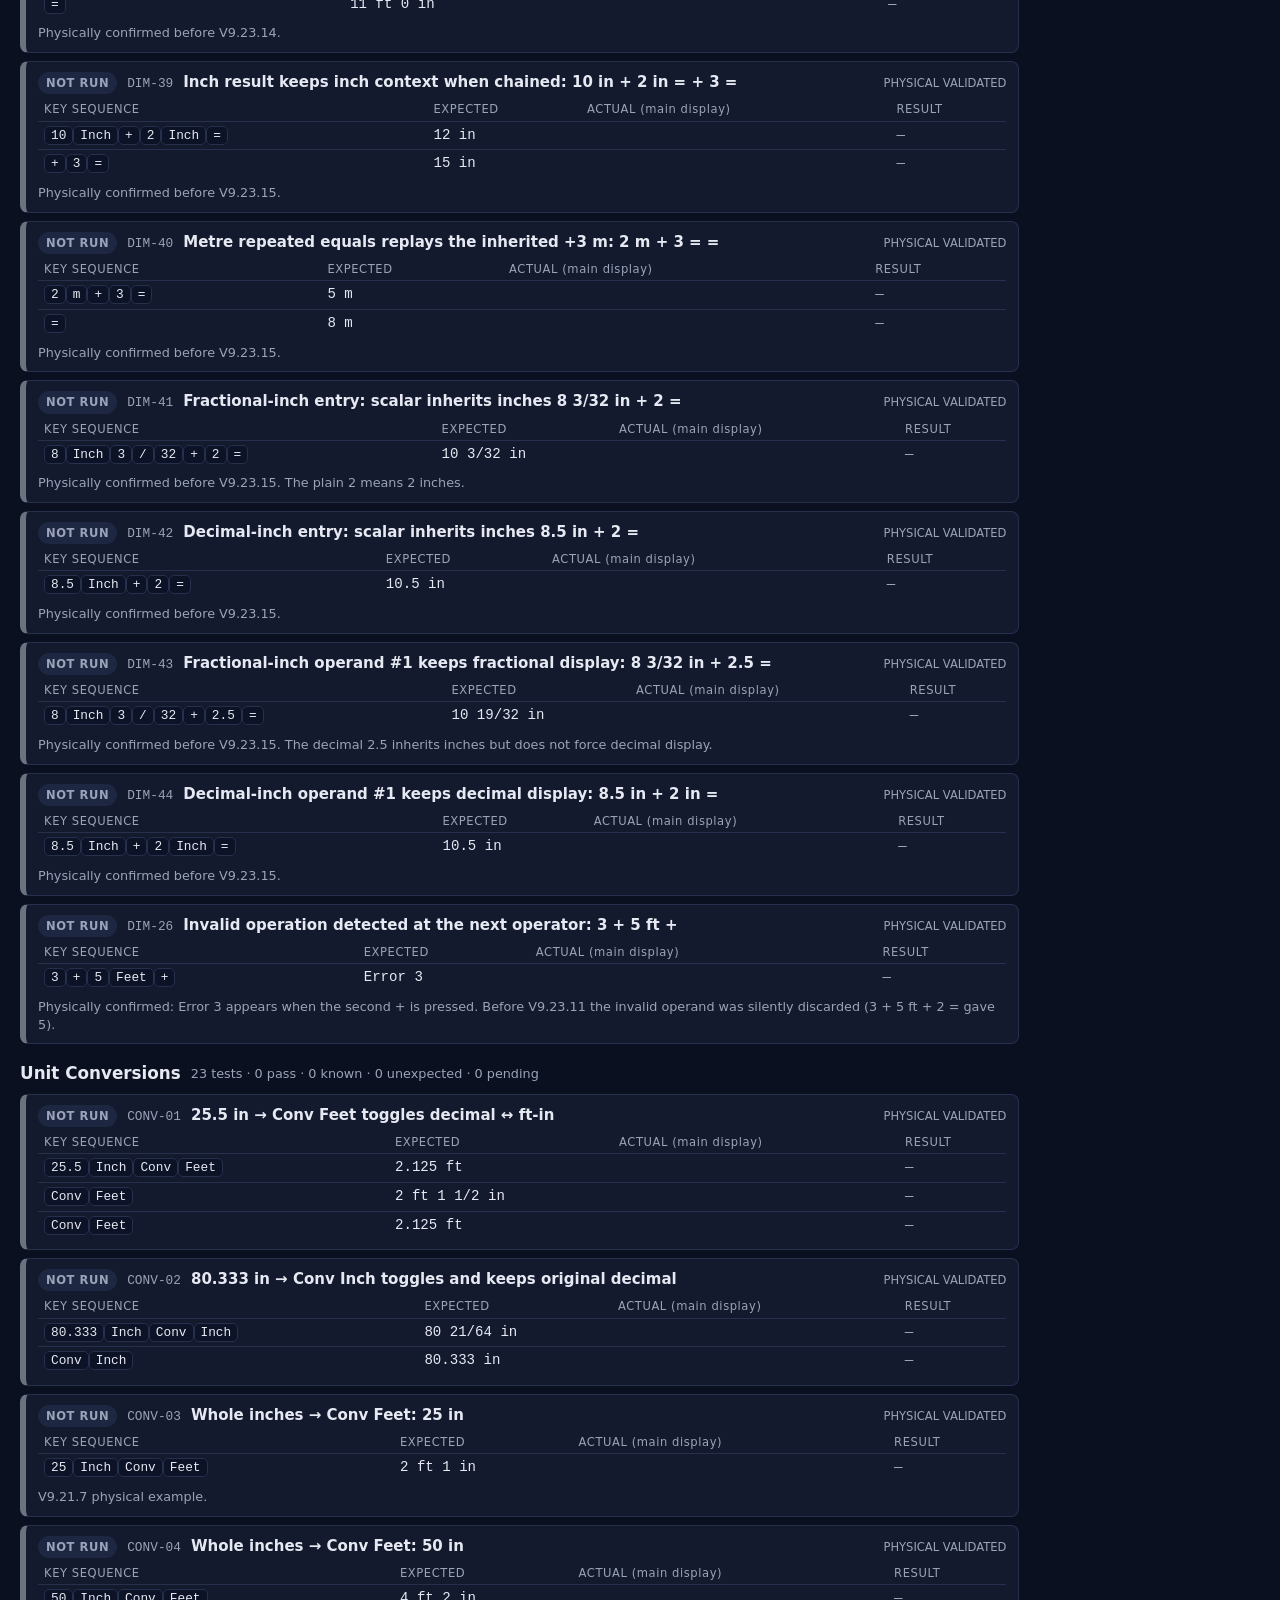
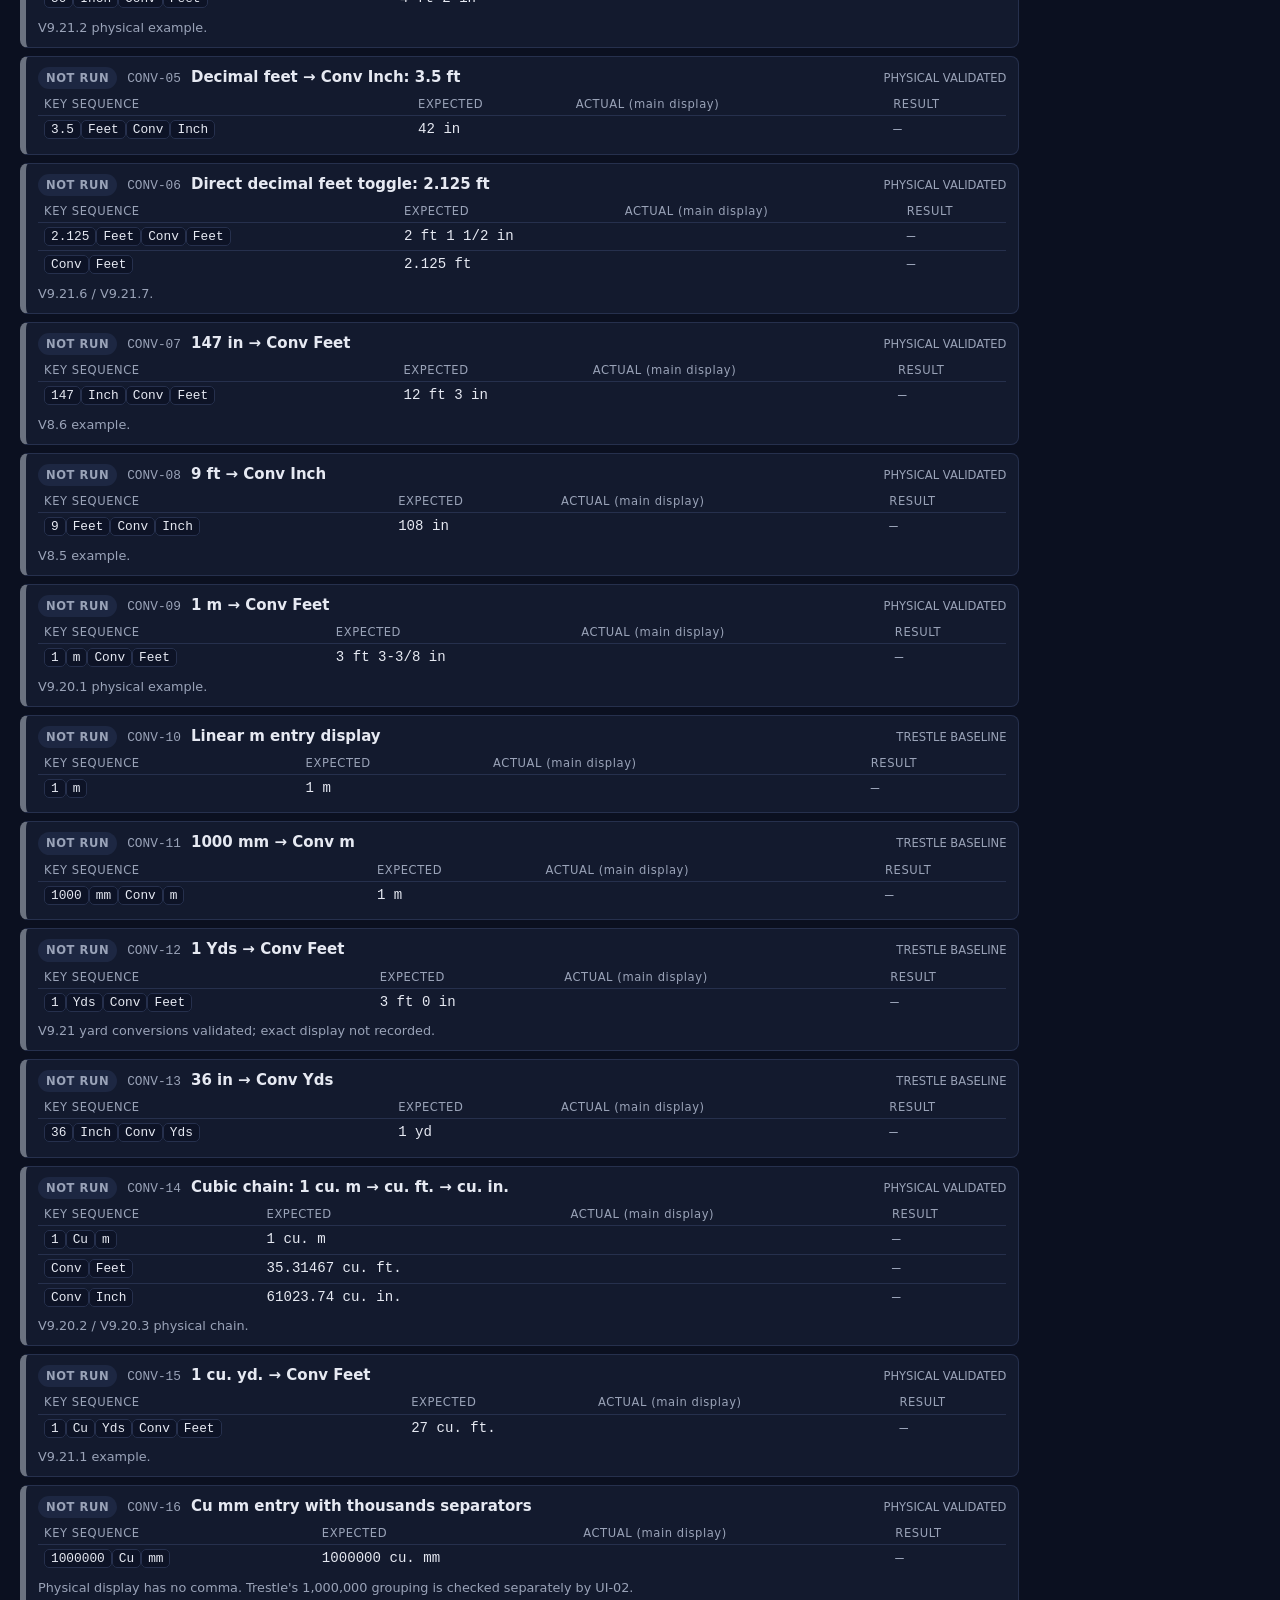
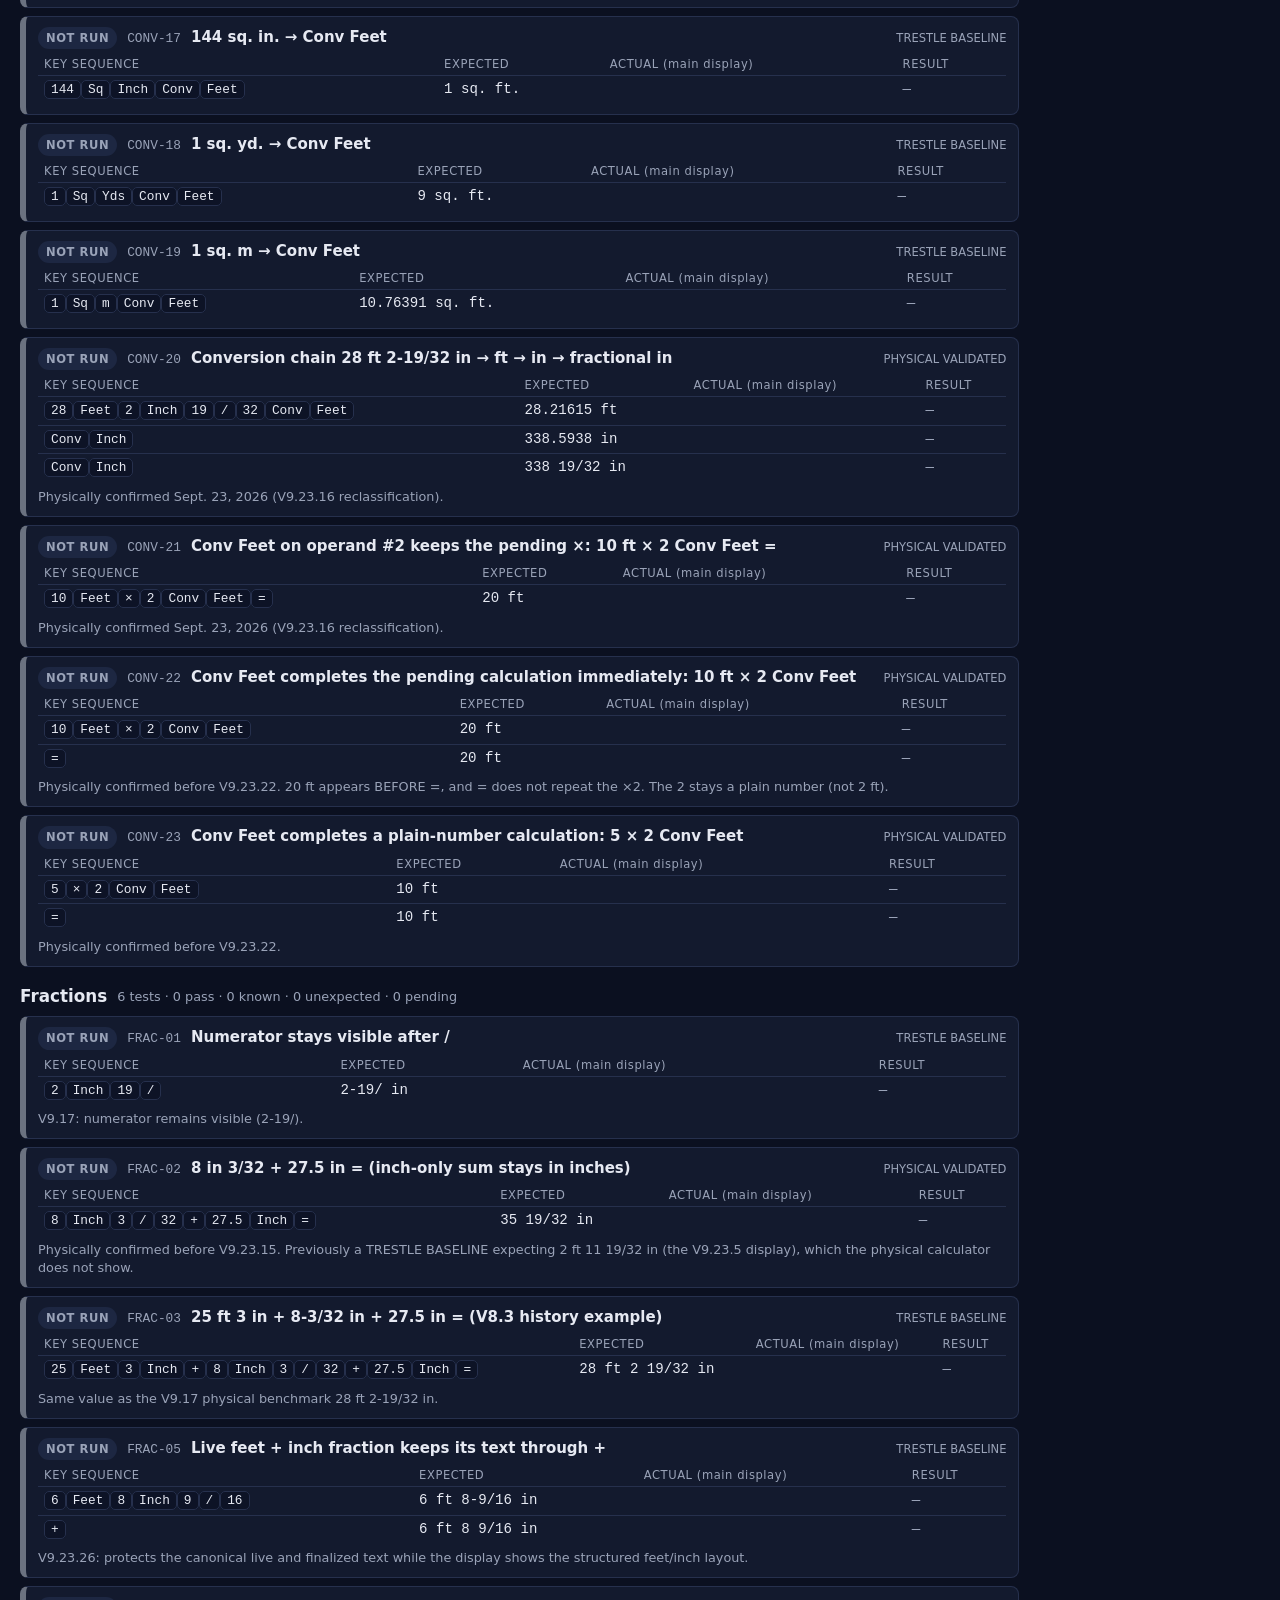
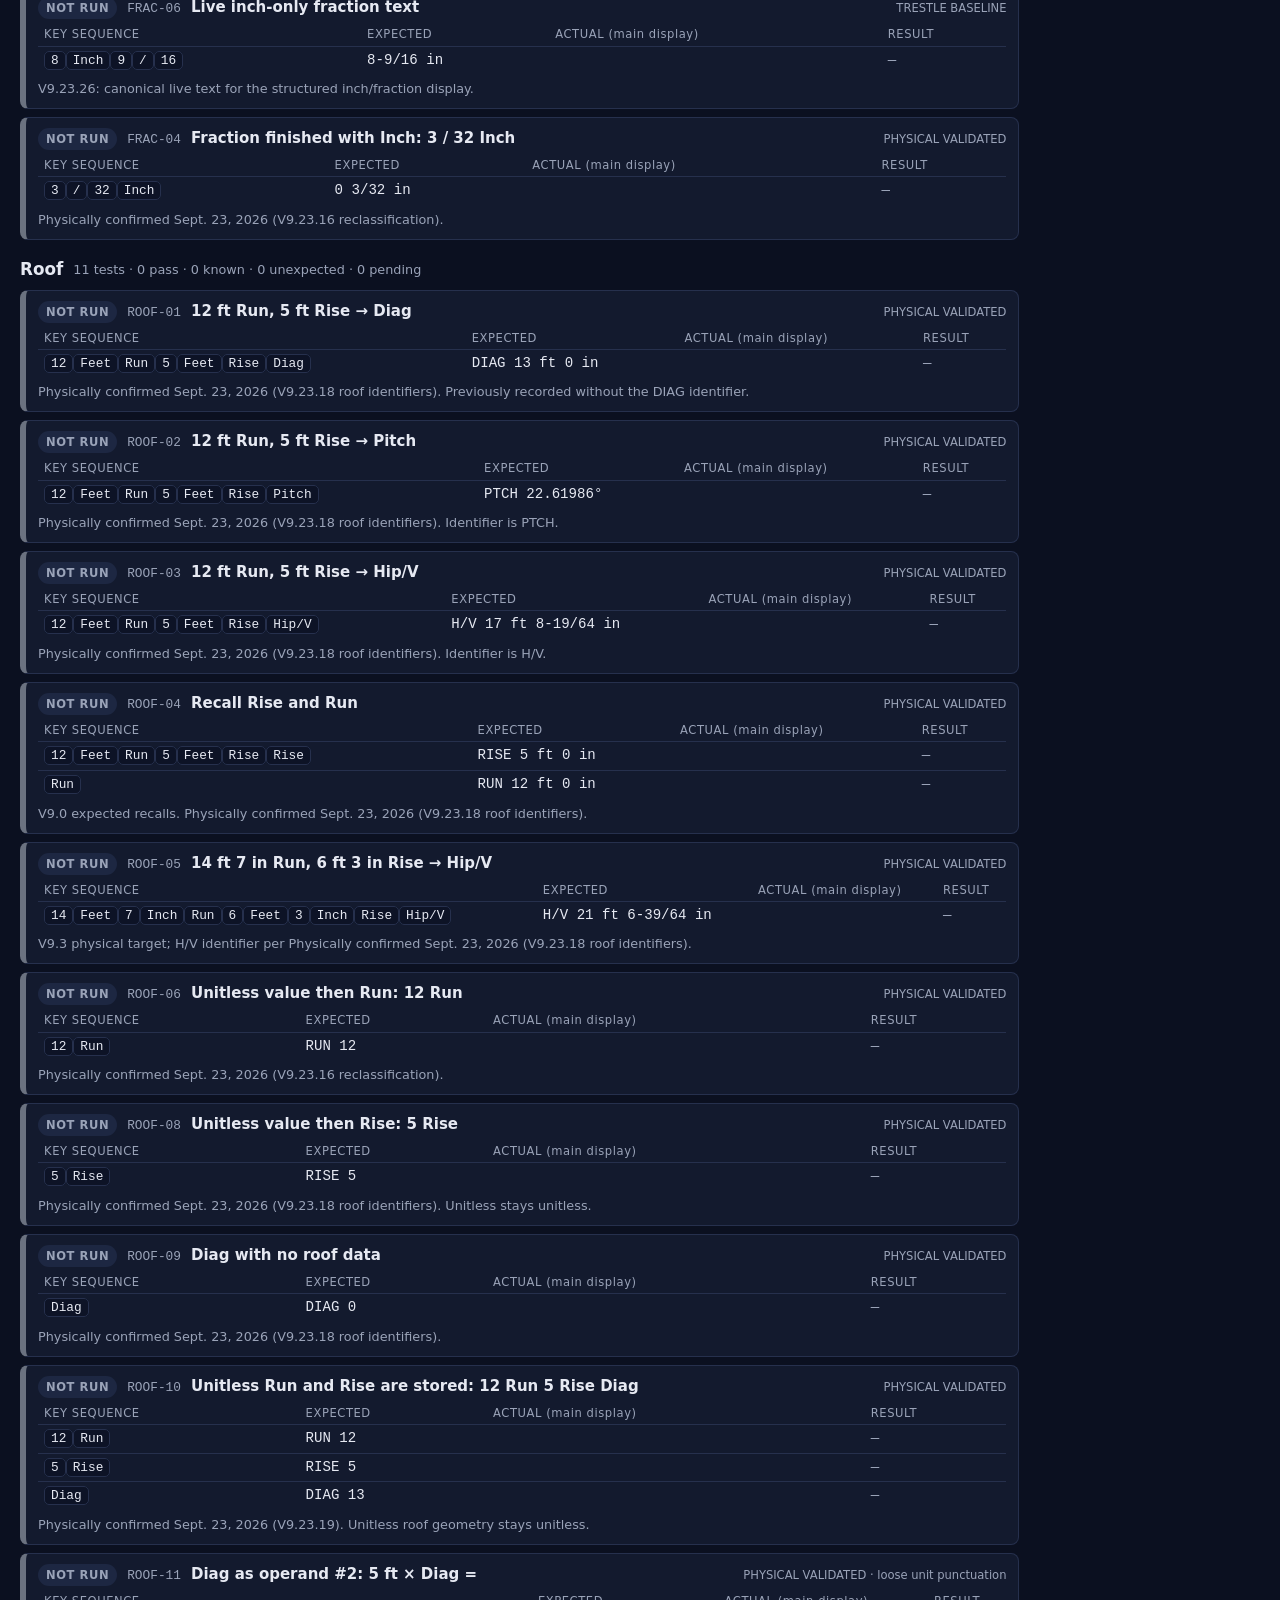
<file: tests.html>
<!doctype html>
<html lang="en">
<head>
<meta charset="utf-8">
<meta name="viewport" content="width=device-width, initial-scale=1">
<title>Trestle Regression Tests</title>
<!-- This page is NOT part of the app and is NOT in the service-worker cache (sw.js). -->
<style>
  :root{--bg:#0b1020;--panel:#131a2e;--line:#26304d;--text:#e6e9f2;--muted:#9aa3b8;
        --pass:#1f9d55;--fail:#d62839;--known:#e0a100;--pending:#6b7280;--now:#2f80ed}
  *{box-sizing:border-box}
  body{margin:0;background:var(--bg);color:var(--text);font:15px/1.4 system-ui,-apple-system,Segoe UI,Roboto,sans-serif}
  header{padding:18px 20px 8px}
  h1{margin:0;font-size:1.4rem;letter-spacing:.04em}
  header p{margin:4px 0 0;color:var(--muted)}
  .wrap{display:grid;grid-template-columns:1fr 380px;gap:16px;padding:0 20px 40px}
  @media(max-width:1000px){.wrap{grid-template-columns:1fr}.side{order:-1}}
  .cards{display:grid;grid-template-columns:repeat(auto-fit,minmax(130px,1fr));gap:10px;margin:12px 0}
  .card{background:var(--panel);border:1px solid var(--line);border-radius:10px;padding:10px 12px}
  .card small{display:block;color:var(--muted);font-size:.72rem;letter-spacing:.06em}
  .card b{font-size:1.7rem}
  .card.pass b{color:var(--pass)} .card.fail b{color:var(--fail)} .card.known b{color:var(--known)}
  .card.pending b{color:#b8bfcc} .card.now b{color:var(--now)}
  .card .sub{font-size:.78rem;color:var(--muted)}
  .verdict{border-radius:10px;padding:12px 14px;font-weight:700;margin:6px 0 12px;border:2px solid var(--line)}
  .verdict.ok{background:#0f2e1d;border-color:var(--pass)}
  .verdict.bad{background:#3a0d14;border-color:var(--fail)}
  .verdict.idle{background:var(--panel)}
  .toolbar{display:flex;flex-wrap:wrap;gap:8px;align-items:center;margin:8px 0}
  button{font:inherit;border-radius:8px;border:1px solid var(--line);background:#1d2742;color:var(--text);padding:8px 14px;cursor:pointer}
  button.primary{background:#2f80ed;border-color:#2f80ed;font-weight:700}
  button:disabled{opacity:.5;cursor:default}
  label.chk{color:var(--muted);display:flex;gap:6px;align-items:center}
  .banner{border-radius:10px;padding:10px 12px;margin:8px 0;border:1px solid}
  .banner.warn{background:#3a2a05;border-color:var(--known)}
  .banner.err{background:#3a0d14;border-color:var(--fail)}
  .banner.info{background:var(--panel);border-color:var(--line);color:var(--muted)}
  section.cat{margin-top:18px}
  section.cat h2{font-size:1.05rem;margin:0 0 6px;display:flex;gap:10px;align-items:center}
  section.cat h2 .counts{font-size:.8rem;color:var(--muted);font-weight:400}
  .test{background:var(--panel);border:1px solid var(--line);border-left:6px solid var(--pending);border-radius:8px;padding:10px 12px;margin:8px 0}
  .test.PASS{border-left-color:var(--pass)}
  .test.UNEXPECTED{border-left-color:var(--fail);background:#2a0c12;border-color:var(--fail)}
  .test.KNOWN{border-left-color:var(--known)}
  .test.NOW{border-left-color:var(--now)}
  .test.PENDING{border-left-color:var(--pending)}
  .top{display:flex;gap:10px;align-items:baseline;flex-wrap:wrap}
  .badge{font-size:.72rem;font-weight:800;padding:3px 8px;border-radius:999px;letter-spacing:.05em;white-space:nowrap}
  .badge.PASS{background:var(--pass)} .badge.UNEXPECTED{background:var(--fail)}
  .badge.KNOWN{background:var(--known);color:#1b1400} .badge.NOW{background:var(--now)}
  .badge.PENDING{background:var(--pending)} .badge.WAIT{background:#1d2742;color:var(--muted)}
  .tid{color:var(--muted);font-size:.8rem;font-family:ui-monospace,Consolas,monospace}
  .tname{font-weight:700}
  .status{font-size:.72rem;color:var(--muted);margin-left:auto}
  .keys{margin:6px 0;display:flex;flex-wrap:wrap;gap:4px}
  .key{font-family:ui-monospace,Consolas,monospace;font-size:.8rem;background:#0d1326;border:1px solid var(--line);border-radius:5px;padding:1px 6px}
  table.steps{width:100%;border-collapse:collapse;font-size:.88rem;margin-top:4px}
  table.steps th{text-align:left;color:var(--muted);font-weight:500;font-size:.72rem;letter-spacing:.05em;padding:3px 6px}
  table.steps td{padding:4px 6px;border-top:1px solid var(--line);vertical-align:top;font-family:ui-monospace,Consolas,monospace}
  td.ok{color:#6fe3a0} td.no{color:#ff8a95;font-weight:700} td.na{color:var(--muted)}
  .note{font-size:.8rem;color:var(--muted);margin-top:6px}
  .kf{font-size:.8rem;color:#f2cf6b;margin-top:6px}
  .errline{font-size:.85rem;color:#ff8a95;margin-top:6px}
  .side{position:sticky;top:10px;align-self:start}
  .side .panel{background:var(--panel);border:1px solid var(--line);border-radius:10px;padding:10px}
  .side h3{margin:0 0 6px;font-size:.9rem;color:var(--muted);font-weight:500}
  #frameHost{height:640px;overflow:hidden;border-radius:8px;background:#000}
  .trestle-frame{width:100%;height:100%;border:0;background:#fff}
  .progress{height:6px;background:#0d1326;border-radius:3px;overflow:hidden;margin:6px 0}
  .progress div{height:100%;width:0;background:#2f80ed;transition:width .1s}
  textarea{width:100%;height:120px;background:#0d1326;color:var(--text);border:1px solid var(--line);border-radius:8px;font:12px ui-monospace,Consolas,monospace}
  .hidden{display:none}
  .ready{border-radius:12px;padding:16px 18px;margin:10px 0 12px;border:3px solid var(--line);background:var(--panel)}
  .ready .state{font-size:.8rem;font-weight:800;letter-spacing:.12em}
  .ready .ver{font-size:2.1rem;font-weight:900;letter-spacing:.02em;margin:2px 0}
  .ready .line{color:var(--text);margin:2px 0}
  .ready .sub{color:var(--muted);font-size:.85rem}
  .ready.ok{border-color:var(--pass);background:#0f2e1d} .ready.ok .state{color:#6fe3a0}
  .ready.bad{border-color:var(--fail);background:#3a0d14} .ready.bad .state{color:#ff8a95}
  .ready.warn{border-color:var(--known);background:#3a2a05} .ready.warn .state{color:#f2cf6b}
  .ready button{margin-top:8px}
  .linkbtn{background:none;border:none;color:var(--muted);text-decoration:underline;padding:4px 0;font-size:.8rem}
</style>
</head>
<body>
<header>
  <h1>TRESTLE — Regression Tests</h1>
  <p>Presses the real Trestle keys and compares the display with the physical Trig Plus II benchmarks in <code>tests/benchmarks.js</code>.</p>
</header>

<div class="wrap">
<main>
  <div id="protocolBanner" class="banner err hidden"></div>
  <div id="readyPanel" class="ready">
    <div class="state">CHECKING VERSIONS…</div>
    <div class="ver">Trestle —</div>
    <div class="sub">Comparing the calculator loaded in this browser with the files on the server.</div>
  </div>
  <div id="buildLine" class="banner info">Build under test: (shown after tests run)</div>

  <div id="verdict" class="verdict idle">Press “Run all tests”.</div>

  <div class="cards">
    <div class="card"><small>TOTAL TESTS</small><b id="cTotal">0</b></div>
    <div class="card pass"><small>PASSED</small><b id="cPass">0</b><div class="sub" id="cPassSub"></div></div>
    <div class="card fail"><small>FAILED</small><b id="cFail">0</b><div class="sub" id="cFailSub">known + unexpected</div></div>
    <div class="card known"><small>KNOWN BASELINE FAIL</small><b id="cKnown">0</b></div>
    <div class="card fail"><small>UNEXPECTED FAIL</small><b id="cUnexp">0</b><div class="sub">possible regression</div></div>
    <div class="card pending"><small>PENDING / NEEDS PHYSICAL TEST</small><b id="cPending">0</b></div>
    <div class="card now"><small>NOW PASSING</small><b id="cNow">0</b><div class="sub">known fail fixed</div></div>
  </div>

  <div class="toolbar">
    <button id="runAll" class="primary">Run all tests</button>
    <button id="copyReport" disabled>Copy text report</button>
    <label class="chk"><input type="checkbox" id="onlyProblems"> Show only failures &amp; now-passing</label>
    <label class="chk"><input type="checkbox" id="hideFrame"> Hide live calculator</label>
  </div>
  <div class="progress"><div id="bar"></div></div>
  <div id="progressText" class="note"></div>

  <div id="results"></div>
  <textarea id="reportText" class="hidden" readonly></textarea>
</main>

<aside class="side">
  <div class="panel">
    <h3>Live calculator under test</h3>
    <div id="frameHost"></div>
    <p class="note">Each test loads a fresh copy of the real app (index.html) so no test can affect another.</p>
  </div>
  <div class="panel" style="margin-top:10px">
    <h3>What the colors mean</h3>
    <p class="note"><span class="badge PASS">PASS</span> matches the benchmark.<br><br>
    <span class="badge UNEXPECTED">UNEXPECTED FAIL</span> something that used to match no longer does — treat as a regression.<br><br>
    <span class="badge KNOWN">KNOWN FAIL</span> a physically confirmed behavior this version doesn’t implement yet.<br><br>
    <span class="badge NOW">NOW PASSING</span> a known failure now matches — remove its <code>knownFail</code> line.<br><br>
    <span class="badge PENDING">PENDING</span> needs a physical test; shows what Trestle does today, never counted as a failure.</p>
  </div>
</aside>
</div>

<script src="tests/benchmarks.js"></script>
<script src="tests/runner.js"></script>
<script>
(function(){
  "use strict";
  const $=s=>document.querySelector(s);
  const R=window.TrestleRunner, B=window.TRESTLE_BENCHMARKS||[];
  const BADGE={ "PASS":["PASS","PASS"], "UNEXPECTED FAIL":["UNEXPECTED","UNEXPECTED FAIL"], "KNOWN FAIL":["KNOWN","KNOWN FAIL"],
                "NOW PASSING":["NOW","NOW PASSING"], "PENDING":["PENDING","PENDING"] };
  let results=[];

  const esc=s=>String(s??"").replace(/[&<>"]/g,c=>({"&":"&amp;","<":"&lt;",">":"&gt;",'"':"&quot;"}[c]));
  const keyChips=keys=>R.tokenize(keys).length ? String(keys).trim().split(/\s+/).map(k=>`<span class="key">${esc(k)}</span>`).join("") : "";

  // Duplicate-id guard: makes a typo in benchmarks.js obvious.
  const seen=new Set(), dups=[];
  B.forEach(t=>{ if(seen.has(t.id)) dups.push(t.id); seen.add(t.id); });

  if(location.protocol==="file:"){
    const b=$("#protocolBanner"); b.classList.remove("hidden");
    b.innerHTML="This page was opened directly from a file. Browsers block the app from loading that way. Open <b>tests.html</b> from the same web address you use for the calculator (for example <code>…/tims-calculators/tests.html</code>).";
  }
  if(dups.length){
    const b=$("#protocolBanner"); b.classList.remove("hidden");
    b.innerHTML="Duplicate test ids in tests/benchmarks.js: "+esc(dups.join(", "));
  }

  // ---- cache freshness ----
  // ---- Pre-test version check (V9.23.13) ----
  // Loaded = footer of the calculator actually loaded in the test frame.
  // Server = footer of a fresh, uncached index.html (and CACHE name in sw.js).
  // Files  = offline cache + normal browser requests compared with the server.
  $("#runAll").disabled=true;
  const loadLatestHtml=`<button id="clearCache" class="primary">Load the latest files</button> <span class="sub">(clears only this app’s offline and browser copies; they rebuild the next time the app opens)</span>`;
  function wireButtons(){
    const c=$("#clearCache"); if(c) c.onclick=async()=>{ c.disabled=true; c.textContent="Loading latest files…"; await R.clearAppCache(); location.reload(); };
    const a=$("#runAnyway"); if(a) a.onclick=()=>{ $("#runAll").disabled=false; a.textContent="Run button enabled — results may not reflect the server version"; };
  }
  async function preflight(){
    const panel=$("#readyPanel");
    if(location.protocol==="file:"){ panel.className="ready bad"; panel.innerHTML=`<div class="state">CANNOT TEST FROM A FILE</div><div class="sub">Open tests.html from the same web address as the calculator.</div>`; return; }
    const [v,f]=await Promise.all([R.detectVersions($("#frameHost")), R.checkFreshness()]);
    const n=B.length;
    const swNote=(v.server && v.serverSw && v.serverSw!==v.server)
      ? `<div class="sub">⚠ Server files disagree with each other: index.html says ${esc(v.server)}, sw.js cache name says ${esc(v.serverSw)}. Check the version bump.</div>` : "";
    if(v.loadError){
      panel.className="ready bad";
      panel.innerHTML=`<div class="state">CALCULATOR DID NOT LOAD</div><div class="line">${esc(v.loadError)}</div>`;
      return;
    }
    if(!v.server || !v.loaded){
      panel.className="ready warn";
      panel.innerHTML=`<div class="state">VERSION NOT CONFIRMED</div>
        <div class="ver">Loaded: ${esc(v.loaded||"unknown")}</div>
        <div class="line">Server: ${esc(v.server||"could not be read")}</div>
        <div class="sub">The versions could not both be read, so this page cannot confirm you are testing the current deployment.</div>${swNote}
        <button id="runAnyway" class="linkbtn">Run anyway</button>`;
      wireButtons(); return;
    }
    if(v.loaded!==v.server){
      panel.className="ready bad";
      panel.innerHTML=`<div class="state">VERSION MISMATCH — DO NOT RUN TESTS YET</div>
        <div class="ver">Loaded: ${esc(v.loaded)}</div>
        <div class="ver">Server: ${esc(v.server)}</div>${swNote}
        <div>${loadLatestHtml}</div>
        <button id="runAnyway" class="linkbtn">Run anyway (not recommended)</button>`;
      wireButtons(); return;
    }
    if(!f.ok){
      panel.className="ready bad";
      panel.innerHTML=`<div class="state">FILES OUT OF DATE — DO NOT RUN TESTS YET</div>
        <div class="ver">Trestle ${esc(v.loaded)}</div>
        <div class="line">The version labels match, but these loaded files differ from the server: ${esc(f.stale.join(", "))}</div>${swNote}
        <div>${loadLatestHtml}</div>
        <button id="runAnyway" class="linkbtn">Run anyway (not recommended)</button>`;
      wireButtons(); return;
    }
    panel.className="ready ok";
    panel.innerHTML=`<div class="state">READY TO TEST</div>
      <div class="ver">Trestle ${esc(v.loaded)}</div>
      <div class="line">Regression suite: ${n} tests</div>
      <div class="line">Current application files loaded — loaded version matches the server (${esc(v.server)})${f.cacheApi?", and the offline and browser caches match the server files":", and browser requests match the server files"}.</div>${swNote}`;
    $("#runAll").disabled=false;
  }
  preflight();

  // ---- render ----
  function renderAll(){
    const only=$("#onlyProblems").checked;
    const byCat=new Map();
    B.forEach(t=>{ if(!byCat.has(t.category)) byCat.set(t.category,[]); byCat.get(t.category).push(t); });
    let html="";
    for(const [cat,tests] of byCat){
      const rs=tests.map(t=>results.find(r=>r.id===t.id));
      const c=o=>rs.filter(r=>r&&r.outcome===o).length;
      const shown=tests.filter((t,i)=>!only || (rs[i] && ["UNEXPECTED FAIL","KNOWN FAIL","NOW PASSING"].includes(rs[i].outcome)));
      if(!shown.length) continue;
      html+=`<section class="cat"><h2>${esc(cat)} <span class="counts">${tests.length} tests · ${c("PASS")} pass · ${c("KNOWN FAIL")} known · ${c("UNEXPECTED FAIL")} unexpected · ${c("PENDING")} pending${c("NOW PASSING")?" · "+c("NOW PASSING")+" now passing":""}</span></h2>`;
      for(const t of shown) html+=renderTest(t, results.find(r=>r.id===t.id));
      html+=`</section>`;
    }
    $("#results").innerHTML=html;
  }
  function renderTest(t,r){
    const steps=t.steps||[{keys:t.keys,expect:t.expect}];
    const [cls,label]=r?BADGE[r.outcome]:["WAIT","NOT RUN"];
    const allKeys=steps.map(s=>s.keys).join("  ");
    let rows="";
    steps.forEach((s,i)=>{
      const rs=r&&r.steps[i];
      const passCell=!rs?`<td class="na">—</td>`:(rs.pass===null?`<td class="na">(shown only)</td>`:(rs.pass?`<td class="ok">PASS</td>`:`<td class="no">FAIL</td>`));
      rows+=`<tr><td>${keyChips(s.keys)}</td><td>${esc(s.expect||"—")}</td><td class="${rs?(rs.pass===false?"no":(rs.pass?"ok":"na")):"na"}">${esc(rs?rs.actual:"")}</td>${passCell}</tr>`;
    });
    return `<div class="test ${cls}">
      <div class="top"><span class="badge ${cls}">${label}</span><span class="tid">${esc(t.id)}</span><span class="tname">${esc(t.name)}</span>
      <span class="status">${esc(t.status)}${t.match==="units-loose"?" · loose unit punctuation":""}${t.match==="trestle-exact"?" · Trestle UI formatting (commas checked)":""}</span></div>
      <table class="steps"><tr><th>KEY SEQUENCE</th><th>EXPECTED</th><th>ACTUAL (main display)</th><th>RESULT</th></tr>${rows}</table>
      ${r&&r.history?`<div class="note">History line after test: ${esc(r.history)}</div>`:""}
      ${t.knownFail?`<div class="kf">Known baseline failure: ${esc(t.knownFail)}</div>`:""}
      ${t.notes?`<div class="note">${esc(t.notes)}</div>`:""}
      ${r&&r.error?`<div class="errline">${esc(r.error)}</div>`:""}
    </div>`;
  }
  function updateCounts(){
    const c=o=>results.filter(r=>r.outcome===o).length;
    const pass=c("PASS"), now=c("NOW PASSING"), known=c("KNOWN FAIL"), unexp=c("UNEXPECTED FAIL"), pend=c("PENDING");
    $("#cTotal").textContent=B.length;
    $("#cPass").textContent=pass+now; $("#cPassSub").textContent=now?`incl. ${now} now passing`:"";
    $("#cFail").textContent=known+unexp; $("#cKnown").textContent=known; $("#cUnexp").textContent=unexp;
    $("#cPending").textContent=pend; $("#cNow").textContent=now;
    return {pass,now,known,unexp,pend};
  }

  function textReport(build){
    const n=updateCounts();
    const lines=[`TRESTLE REGRESSION REPORT — ${new Date().toLocaleString()}`,`Build under test: ${build}`,
      `TOTAL ${B.length} | PASSED ${n.pass+n.now} (now passing ${n.now}) | FAILED ${n.known+n.unexp} (known ${n.known}, unexpected ${n.unexp}) | PENDING ${n.pend}`,""];
    for(const o of ["UNEXPECTED FAIL","NOW PASSING","KNOWN FAIL","PENDING"]){
      const rs=results.filter(r=>r.outcome===o); if(!rs.length) continue;
      lines.push(`== ${o} (${rs.length}) ==`);
      rs.forEach(r=>{ lines.push(`${r.id}  ${r.name}`); r.steps.forEach(s=>lines.push(`   keys: ${s.keys}\n   expected: ${s.expect||"—"}\n   actual:   ${s.actual}`)); if(r.error) lines.push(`   error: ${r.error}`); });
      lines.push("");
    }
    return lines.join("\n");
  }

  let buildText="(unknown)";
  async function runAll(){
    $("#runAll").disabled=true; $("#copyReport").disabled=true;
    results=[]; renderAll(); updateCounts();
    $("#verdict").className="verdict idle"; $("#verdict").textContent="Running…";
    const host=$("#frameHost");
    for(let i=0;i<B.length;i++){
      const t=B[i];
      $("#progressText").textContent=`Running ${i+1} of ${B.length}: ${t.id} ${t.name}`;
      const r=await R.runOne(t,host);
      if(i===0){
        try{ const f=host.querySelector("iframe").contentDocument.querySelector("footer"); buildText=f?f.textContent.trim():"(no footer)"; }catch(e){}
        $("#buildLine").textContent="Build under test: "+buildText;
      }
      results.push(r);
      $("#bar").style.width=((i+1)/B.length*100)+"%";
      if(i%5===4||i===B.length-1){ renderAll(); updateCounts(); }
    }
    const n=updateCounts(); renderAll();
    const v=$("#verdict");
    if(n.unexp){ v.className="verdict bad"; v.textContent=`✖ ${n.unexp} UNEXPECTED FAILURE${n.unexp>1?"S":""} — something changed that used to match. Review the red tests before shipping.`; }
    else { v.className="verdict ok"; v.textContent=`✔ No unexpected failures. ${n.known} known baseline failure${n.known===1?"":"s"}, ${n.now} now passing, ${n.pend} pending physical tests.`; }
    $("#progressText").textContent=`Finished ${B.length} tests.`;
    $("#reportText").value=textReport(buildText);
    window.TRESTLE_TEST_RESULTS={build:buildText,counts:n,results};
    $("#runAll").disabled=false; $("#copyReport").disabled=false;
  }

  $("#runAll").onclick=runAll;
  $("#onlyProblems").onchange=renderAll;
  $("#hideFrame").onchange=e=>{ $("#frameHost").style.height=e.target.checked?"0":"640px"; };
  $("#copyReport").onclick=async()=>{
    const ta=$("#reportText");
    try{ await navigator.clipboard.writeText(ta.value); $("#copyReport").textContent="Copied ✔"; }
    catch(e){ ta.classList.remove("hidden"); ta.select(); $("#copyReport").textContent="Select-all shown below"; }
    setTimeout(()=>$("#copyReport").textContent="Copy text report",2500);
  };
  updateCounts(); renderAll();
})();
</script>
</body>
</html>
</file>
<file: css/app.css>
:root{font-family:-apple-system,BlinkMacSystemFont,"Segoe UI",sans-serif;color-scheme:dark;--bg:#0b1020;--panel:#151d30;--panel2:#1d2941;--text:#f5f7fb;--muted:#aeb8ca;--accent:#4ea1ff;--border:#2b3955}*{box-sizing:border-box}body{margin:0;background:var(--bg);color:var(--text)}button,input,select{font:inherit}.app{max-width:760px;margin:auto;padding:24px 18px 40px}.hero{padding:12px 0 18px}.eyebrow{font-size:.75rem;font-weight:800;letter-spacing:.18em;color:var(--accent);margin:0}.hero h1{font-size:2.4rem;margin:.25rem 0}.hero p{color:var(--muted);margin:.25rem 0}h2{margin:26px 0 12px;font-size:1.15rem}.grid{display:grid;grid-template-columns:repeat(2,minmax(0,1fr));gap:12px}.tile{min-height:125px;text-align:left;padding:18px;border:1px solid var(--border);border-radius:18px;background:var(--panel);color:var(--text);display:flex;flex-direction:column;gap:8px;cursor:pointer}.tile span{font-size:1.8rem}.tile b{font-size:1.05rem}.tile small,.answer small,.mini-answer small{color:var(--muted)}.tile.disabled{opacity:.62;cursor:default}.hidden{display:none!important}.back{background:none;border:0;color:var(--accent);padding:10px 0;font-weight:700;cursor:pointer}.mode-tabs{display:grid;grid-template-columns:1fr 1fr;gap:8px;margin:14px 0}.mode{min-height:50px;border:1px solid var(--border);border-radius:13px;background:var(--panel);color:var(--text);font-weight:800}.mode.active{background:var(--accent);color:#06101d;border-color:var(--accent)}.calc-card{background:var(--panel);border:1px solid var(--border);border-radius:20px;padding:18px}.calc-card label{display:flex;flex-direction:column;gap:7px;color:var(--muted);font-size:.9rem;font-weight:650}.fields{display:grid;grid-template-columns:1fr 1fr;gap:12px;margin:4px 0 16px}select,input{width:100%;min-height:50px;border:1px solid var(--border);border-radius:12px;background:var(--panel2);color:var(--text);padding:11px 12px;font-size:1rem}.input-affix{position:relative}.input-affix>span{position:absolute;left:12px;top:50%;transform:translateY(-50%);z-index:1}.input-affix:not(.suffix) input{padding-left:28px}.input-affix.suffix>span{left:auto;right:12px}.input-affix.suffix input{padding-right:30px}.answer{margin-top:14px;padding:18px;border-radius:15px;background:var(--panel2)}.answer small{font-weight:800;letter-spacing:.12em}.answer strong{display:block;font-size:2.2rem;margin:6px 0 18px;overflow-wrap:anywhere}.answer h3{margin:5px 0 0;font-size:1.25rem}.answer p{margin:5px 0 0;color:var(--muted)}.check{flex-direction:row!important;align-items:center;min-height:52px;margin-top:8px;color:var(--text)!important;font-size:1rem!important}.check input{width:22px;min-height:22px}.mini-answer{background:var(--panel2);border-radius:12px;padding:10px 12px;min-height:70px;display:flex;flex-direction:column;justify-content:center}.mini-answer b{font-size:1.25rem;margin-top:4px}footer{text-align:center;color:var(--muted);font-size:.8rem;padding-top:34px}@media(max-width:380px){.grid,.fields{grid-template-columns:1fr}.tile{min-height:105px}}.primary{width:100%;min-height:52px;border:0;border-radius:13px;background:var(--accent);color:#06101d;font-weight:800;cursor:pointer}.countdown-answer{text-align:center}.countdown-answer strong{font-size:4.4rem;line-height:1;margin:10px 0}.stat-grid{display:grid;grid-template-columns:repeat(3,1fr);gap:8px;margin-top:12px}.saved-head{display:flex;justify-content:space-between;align-items:end;margin:24px 0 10px}.saved-head h3{margin:0}.saved-head p,.empty-note{margin:4px 0 0;color:var(--muted);font-size:.9rem}.saved-list{display:flex;flex-direction:column;gap:9px}.saved-event{display:grid;grid-template-columns:1fr auto;gap:10px;align-items:center;border:1px solid var(--border);border-radius:14px;background:var(--panel);padding:12px 14px}.saved-main{background:none;border:0;color:var(--text);text-align:left;padding:0;cursor:pointer}.saved-main b,.saved-main small{display:block}.saved-main small{color:var(--muted);margin-top:4px}.saved-days{font-weight:800;white-space:nowrap}.event-actions{grid-column:1/-1;display:flex;gap:8px}.event-actions button{min-height:38px;border:1px solid var(--border);border-radius:10px;background:var(--panel2);color:var(--text);padding:6px 12px;cursor:pointer}@media(max-width:480px){.stat-grid{grid-template-columns:1fr}.countdown-answer strong{font-size:3.7rem}}
.mortgage-answer{text-align:center;margin-top:18px}.mortgage-answer strong{font-size:2.6rem;margin:8px 0}.payment-breakdown{margin-top:12px;border:1px solid var(--border);border-radius:14px;overflow:hidden}.payment-breakdown div{display:flex;justify-content:space-between;gap:15px;padding:10px 13px;border-bottom:1px solid var(--border)}.payment-breakdown div:last-child{border-bottom:0}.mortgage-stats{grid-template-columns:repeat(2,1fr)}.amort-details{margin-top:16px;border:1px solid var(--border);border-radius:14px;padding:13px}.amort-details summary{font-weight:800;cursor:pointer}.table-wrap{overflow-x:auto;margin-top:12px}.table-wrap table{width:100%;border-collapse:collapse;font-size:.9rem}.table-wrap th,.table-wrap td{padding:9px;text-align:right;border-bottom:1px solid var(--border);white-space:nowrap}.table-wrap th:first-child,.table-wrap td:first-child{text-align:left}select{width:100%;min-height:52px;border:1px solid var(--border);border-radius:13px;background:var(--panel2);color:var(--text);padding:0 13px;font:inherit;font-weight:700}@media(max-width:480px){.mortgage-stats{grid-template-columns:1fr 1fr}}
.reset-btn{display:block;margin:10px 0 18px auto;min-height:42px;border:1px solid var(--border);border-radius:11px;background:var(--panel2);color:var(--text);font-weight:800;padding:7px 18px;cursor:pointer}

.trade-summary{margin:4px 0 12px;border:1px solid var(--border);border-radius:14px;padding:13px;display:grid;grid-template-columns:1fr auto;gap:4px 12px}.trade-summary b{text-align:right}.trade-summary small{grid-column:1/-1;color:var(--muted)}.finance-breakdown{border:1px solid var(--border);border-radius:14px;overflow:hidden}.finance-breakdown div{display:flex;justify-content:space-between;gap:14px;padding:10px 13px;border-bottom:1px solid var(--border)}.finance-breakdown div:last-child{border-bottom:0}.finance-total{background:var(--panel2);font-weight:800}.calc-note{color:var(--muted);font-size:.82rem;line-height:1.4}
.ss-fra-banner{margin:4px 0 14px;padding:14px;border:1px solid var(--border);border-radius:14px;background:var(--panel2);display:grid;grid-template-columns:1fr auto;gap:4px 12px}.ss-fra-banner span{color:var(--muted);font-size:.78rem;font-weight:800;letter-spacing:.08em}.ss-fra-banner b{font-size:1.2rem;text-align:right}.ss-fra-banner small{grid-column:1/-1;color:var(--muted)}.ss-highlight-grid{display:grid;grid-template-columns:repeat(3,1fr);gap:9px}.ss-highlight{border:1px solid var(--border);border-radius:14px;padding:14px;background:var(--panel2);min-width:0}.ss-highlight small,.ss-highlight span{display:block;color:var(--muted)}.ss-highlight small{font-weight:800;letter-spacing:.04em;min-height:32px}.ss-highlight strong{display:block;font-size:1.65rem;margin:8px 0;overflow-wrap:anywhere}.ss-highlight.featured{border-color:var(--accent)}.ss-break-grid{display:grid;grid-template-columns:repeat(3,1fr);gap:9px}.ss-break{min-height:118px}.ss-break span{color:var(--muted);font-size:.78rem;line-height:1.35;margin-top:5px}.ss-table-wrap{border:1px solid var(--border);border-radius:14px}.fra-row{background:var(--panel2);font-weight:800}.ss-source-note{margin-top:-5px}@media(max-width:620px){.ss-highlight-grid,.ss-break-grid{grid-template-columns:1fr}.ss-highlight small{min-height:0}}

.volume-tabs{grid-template-columns:repeat(5,1fr)}
.volume-tabs .mode{font-size:.82rem;padding:6px}
.volume-panel{min-width:0}
.shape-diagram{position:relative;min-height:150px;margin:0 0 18px;border:1px solid var(--border);border-radius:14px;background:var(--bg);overflow:hidden}
.shape-title{position:absolute;left:12px;top:10px;color:var(--muted);font-size:.72rem;font-weight:800;letter-spacing:.09em}
.box-shape,.slab-shape{position:absolute;left:50%;top:56%;width:180px;height:72px;border:2px solid var(--muted);transform:translate(-50%,-50%) skewY(-8deg)}
.box-shape:before,.slab-shape:before{content:"";position:absolute;left:18px;top:-30px;width:178px;height:28px;border:2px solid var(--muted);border-bottom:0;transform:skewY(8deg)}
.slab-shape{height:35px;top:60%}.slab-shape:before{top:-24px;height:22px}
.dim{position:absolute;color:var(--accent);font-weight:900;font-size:.8rem;background:var(--bg);padding:1px 4px}
.dim-l{left:46%;bottom:10px}.dim-w{left:20%;top:47%}.dim-h,.dim-t{right:16%;top:50%}
.cyl-shape{position:absolute;left:50%;top:58%;width:120px;height:75px;border:2px solid var(--muted);border-radius:50%/18%;transform:translate(-50%,-50%)}
.cyl-shape:before{content:"";position:absolute;left:-2px;top:-3px;width:120px;height:24px;border:2px solid var(--muted);border-radius:50%}
.dim-d{left:42%;top:12px}.dim-ch{right:-34px;top:43%}
.volume-fields{display:grid;grid-template-columns:repeat(2,minmax(0,1fr));gap:12px;margin-bottom:14px}
.measure{display:grid;grid-template-columns:minmax(0,1fr) 88px;gap:7px}
.measure select{padding:0 8px}
.volume-answer{text-align:center}.volume-answer strong{margin-bottom:5px}.volume-answer p{line-height:1.5}
.pool-type{display:grid;grid-template-columns:1fr 1fr;gap:8px;margin-bottom:14px}
.conversion-list{border:1px solid var(--border);border-radius:14px;overflow:hidden}
.conversion-row{display:flex;justify-content:space-between;gap:16px;padding:11px 13px;border-bottom:1px solid var(--border)}
.conversion-row:last-child{border-bottom:0}.conversion-row span{color:var(--muted)}.conversion-row b{text-align:right}
.convert-mark{position:absolute;left:50%;top:58%;transform:translate(-50%,-50%);font-size:2rem;font-weight:900;color:var(--accent)}
@media(max-width:620px){.volume-tabs{grid-template-columns:repeat(2,1fr)}.volume-fields{grid-template-columns:1fr}.shape-diagram{min-height:135px}}

.cm-heading{display:flex;justify-content:space-between;align-items:end;gap:12px}.cm-heading h2{margin-bottom:3px}.cm-heading p{margin:0;color:var(--muted);font-size:.88rem}.cm-heading>span{border:1px solid var(--accent);color:var(--accent);border-radius:999px;padding:5px 9px;font-size:.68rem;font-weight:900;letter-spacing:.08em;white-space:nowrap}
.cm-shell{background:var(--panel);border:1px solid var(--border);border-radius:20px;padding:16px}.cm-display{background:#070b14;border:1px solid var(--border);border-radius:15px;padding:14px 16px;text-align:right;min-height:118px;display:flex;flex-direction:column;justify-content:center}.cm-history{color:var(--muted);font-size:.8rem;min-height:18px}.cm-main{font-size:2.15rem;font-weight:850;line-height:1.2;margin:5px 0;overflow-wrap:anywhere}.cm-alt{color:var(--accent);font-size:.84rem;min-height:18px}.cm-help{color:var(--muted);font-size:.78rem;line-height:1.45;padding:12px 3px}.cm-help b{color:var(--text)}
.cm-keypad{display:grid;grid-template-columns:repeat(4,1fr);gap:8px}.cm-key{min-height:58px;border:1px solid var(--border);border-radius:13px;background:var(--panel2);color:var(--text);font-size:1.2rem;font-weight:850;cursor:pointer}.cm-key:active{transform:translateY(1px)}.cm-key.utility{font-size:.95rem;color:var(--muted)}.cm-key.operator{color:var(--accent);font-size:1.4rem}.cm-key.equals{background:var(--accent);border-color:var(--accent);color:#06101d;font-size:1.45rem}.cm-key.unit{background:#24334f;color:#fff}.cm-key.fraction{color:var(--accent)}.cm-key small{font-size:.62rem;display:block;font-weight:700}.cm-key.wide{grid-column:span 2}.cm-status-grid{display:grid;grid-template-columns:1fr 1fr;gap:8px;margin-top:12px}.cm-status-grid>div{background:var(--panel2);border-radius:12px;padding:10px 12px}.cm-status-grid small{display:block;color:var(--muted);font-size:.67rem;letter-spacing:.06em}.cm-status-grid b{display:block;margin-top:4px;font-size:.95rem}
@media(max-width:420px){.cm-main{font-size:1.75rem}.cm-key{min-height:54px}.cm-shell{padding:12px}.cm-status-grid{grid-template-columns:1fr}}

/* V8.1: keep the three dimensional-entry keys together */
.cm-equals-wide{grid-column:span 2}
.cm-fraction-wide{grid-column:span 2}

/* V8.4 Construction Master display polish */
#constructionView .cm-main{
  font-weight:600;
  letter-spacing:.005em;
}
#constructionView .cm-alt:empty{
  display:none;
}

/* V9.0 roof-triangle keys */
.cm-roofkeys{display:grid;grid-template-columns:repeat(4,1fr);gap:8px;margin-bottom:8px}
.cm-key.roof{background:#1c2940;color:var(--accent);font-size:.95rem}
@media(max-width:420px){.cm-roofkeys{grid-template-columns:repeat(2,1fr)}}

/* V9.1 Fixed — Trestle field-calculator layout */
.cm-brand{position:relative;margin:4px 0 12px;padding:3px 4px 4px 14px;width:max-content}.cm-brand-name{font-size:2.25rem;font-weight:650;font-style:italic;letter-spacing:.035em;line-height:.9;color:#e7bd55}.cm-brand-sub{font-size:.72rem;letter-spacing:.15em;color:#e7bd55;margin:7px 0 0 4px}.cm-trestle-mark{height:14px;width:195px;position:relative;margin-bottom:1px}.cm-trestle-mark:before,.cm-trestle-mark:after{content:"";position:absolute;top:8px;height:3px;background:#e7bd55;border-radius:2px}.cm-trestle-mark:before{left:0;width:102px;transform:rotate(-7deg);transform-origin:right center}.cm-trestle-mark:after{left:101px;width:92px;transform:rotate(10deg);transform-origin:left center}.cm-trestle-mark span{position:absolute;left:101px;top:7px;width:3px;height:12px;background:#e7bd55;border-radius:2px}
.cm-physical-grid{display:grid;grid-template-columns:repeat(5,minmax(0,1fr));gap:8px;margin-top:12px;align-items:end}.cm-labeled-key{display:flex;flex-direction:column;min-width:0}.cm-labeled-key>small{height:18px;color:#e7bd55;font-size:.66rem;font-weight:650;text-align:center;line-height:16px}.cm-labeled-key>.cm-key{width:100%}.cm-physical-grid .cm-key{min-height:54px;font-size:1.18rem;font-weight:560}.cm-physical-grid .cm-key.number{font-size:1.55rem;font-weight:430;background:#334056}.cm-physical-grid .cm-key.roof{color:var(--text);font-weight:560}.cm-physical-grid .cm-key.conv{background:#d9a62e;color:#111;font-weight:600}.cm-physical-grid .cm-key.future{opacity:.38;cursor:default}.cm-physical-grid .cm-key.operator{font-size:1.45rem;font-weight:500}.cm-physical-grid .cm-key.equals{font-weight:500}.cm-action-row{display:grid;grid-template-columns:1fr 1fr;gap:8px;margin-top:8px}.cm-action-row .cm-key{min-height:44px;font-size:.9rem;font-weight:550}#constructionView .cm-main{font-size:2.45rem;font-weight:450}#constructionView .cm-history{font-size:.88rem}#constructionView .cm-shell{padding-top:14px}
@media(max-width:620px){.cm-physical-grid{gap:6px}.cm-physical-grid .cm-key{min-height:50px;font-size:.92rem;border-radius:10px;padding:4px}.cm-physical-grid .cm-key.number{font-size:1.35rem}.cm-labeled-key>small{font-size:.55rem;height:15px;line-height:13px}.cm-brand-name{font-size:1.9rem}.cm-brand-sub{font-size:.6rem}#constructionView .cm-main{font-size:2.05rem}}

/* V9.2 compact display utilities */
#constructionView .cm-display{position:relative}
.cm-display-tools{position:absolute;left:10px;top:10px;display:flex;gap:6px;z-index:2}
.cm-mini-tool{min-width:38px;height:32px;padding:0 10px;border:1px solid var(--border);border-radius:8px;background:#202b40;color:var(--text);font:inherit;font-size:.82rem;font-weight:520;cursor:pointer}
.cm-mini-tool:active{transform:translateY(1px)}
.cm-mini-tool:focus-visible{outline:2px solid var(--accent);outline-offset:2px}
@media(max-width:420px){.cm-display-tools{left:7px;top:7px;gap:4px}.cm-mini-tool{min-width:34px;height:30px;padding:0 8px;font-size:.78rem}}

.cm-secondary{height:18px;border:0;background:transparent;color:#e7bd55;font-size:.66rem;font-weight:650;text-align:center;line-height:16px;padding:0;cursor:pointer}.cm-secondary:active{transform:translateY(1px)}@media(max-width:620px){.cm-secondary{font-size:.55rem;height:15px;line-height:13px}}

/* V9.4.1.1 Jack display: physical-calculator style label left, value right */
#constructionView .cm-jack-result{display:flex;align-items:baseline;justify-content:space-between;width:100%;gap:14px}
#constructionView .cm-jack-tag{flex:0 0 auto;text-align:left}
#constructionView .cm-jack-value{flex:1 1 auto;text-align:right}

/* V9.10.1: smaller physical-style radical. SVG keeps the long overbar consistent across PC/iPhone fonts. */
.cm-physical-grid .cm-radical{width:32px;height:24px;display:block;margin:auto;overflow:visible}
.cm-physical-grid .cm-radical path{fill:none;stroke:currentColor;stroke-width:2.8;stroke-linecap:round;stroke-linejoin:round}

/* V9.23.25 feet / inch main-display presentation (approved Phase 1 design).
   Large numbers with small gold FEET / INCH labels underneath, a thin vertical
   divider, a real stacked fraction, one sign for the whole measurement.
   Labels and the feet thousands separator are CSS-generated, so the element's
   text stays the calculator's canonical text (e.g. "8 ft 9 15/64 in"). */
#constructionView .ms{display:inline-flex;align-items:flex-start;justify-content:flex-end;gap:.18em;white-space:nowrap;font-size:var(--ms-size,1em);line-height:1;font-variant-numeric:tabular-nums;vertical-align:top}
#constructionView .ms-sr{position:absolute;width:1px;height:1px;padding:0;margin:-1px;overflow:hidden;clip:rect(0 0 0 0);white-space:nowrap;border:0}
#constructionView .ms-part{display:inline-flex;flex-direction:column;align-items:center}
#constructionView .ms-n{font-weight:500;letter-spacing:-.01em}
#constructionView .ms-n[data-v]::before{content:attr(data-v)}
#constructionView .ms-part::after{content:attr(data-label);font-size:.26em;font-weight:700;letter-spacing:.14em;color:#e7bd55;margin-top:.28em;line-height:1}
#constructionView .ms-rule{align-self:flex-start;width:.06em;height:.78em;margin:.12em .16em 0;background:var(--border);border-radius:1px}
#constructionView .ms-frac{display:inline-flex;flex-direction:column;align-items:stretch;text-align:center;font-size:.46em;font-weight:500;line-height:1.02;margin-left:.08em;margin-top:.06em}
#constructionView .ms-fn{padding:0 .12em .08em;border-bottom:.09em solid currentColor}
#constructionView .ms-fd{padding:.08em .12em 0}
#constructionView .ms-sign{align-self:flex-start;font-weight:500;margin-right:.1em}
#constructionView .cm-jack-result.cm-has-ms{align-items:flex-start}
#constructionView .cm-jack-result.cm-has-ms .cm-jack-tag{padding-top:.28em}
#constructionView .cm-jack-result.cm-has-ms .cm-jack-value{min-width:0}

/* ===== V9.23.27 mobile-first UI / PWA polish (presentation only) ===== */
/* iPhone PWA safe areas (black-translucent status bar + viewport-fit=cover) */
.app{padding-top:max(24px,env(safe-area-inset-top));padding-bottom:max(40px,calc(env(safe-area-inset-bottom) + 16px));padding-left:max(18px,env(safe-area-inset-left));padding-right:max(18px,env(safe-area-inset-right))}
/* suite header only on the home screen; each calculator has its own title and back link */
.app:has(#homeView.hidden) .hero{display:none}
/* touch: no double-tap zoom on controls (pinch zoom untouched), no grey tap flash */
button,select,input,label,.tile{touch-action:manipulation}
button,.tile{-webkit-tap-highlight-color:transparent}
#constructionView button{-webkit-user-select:none;user-select:none;-webkit-touch-callout:none}
.back{min-height:44px}
/* forms: equal columns that can shrink, controls bottom-aligned across a row */
.fields{grid-template-columns:repeat(2,minmax(0,1fr));align-items:end}
.fields>label{min-width:0}
select{-webkit-appearance:none;appearance:none;min-height:50px;padding-right:38px;background-image:url("data:image/svg+xml,%3Csvg xmlns='http://www.w3.org/2000/svg' width='12' height='8' viewBox='0 0 12 8'%3E%3Cpath d='M1 1.5l5 5 5-5' fill='none' stroke='%23aeb8ca' stroke-width='2' stroke-linecap='round' stroke-linejoin='round'/%3E%3C/svg%3E");background-repeat:no-repeat;background-position:right 14px center}
input[type=date],input[type=month]{-webkit-appearance:none;appearance:none;display:block;min-width:0;max-width:100%;text-align:left}
input::-webkit-date-and-time-value{text-align:left}
@media(max-width:480px){.fields{grid-template-columns:minmax(0,1fr)}}
/* results never break inside a word; money result scales to fit */
.answer strong{overflow-wrap:normal}
.mortgage-answer strong{font-size:clamp(1.55rem,8.4vw,2.6rem);white-space:nowrap}
/* Trestle: C / backspace move above the display, right side; brand left */
.cm-topbar{display:flex;align-items:flex-end;justify-content:space-between;gap:10px;margin:2px 0 10px}
.cm-topbar .cm-brand{margin:0;flex:0 1 auto;min-width:0}
.cm-entry-tools{display:flex;gap:8px;flex:0 0 auto}
.cm-tool{min-width:68px;height:46px;padding:0 12px;border:1px solid var(--border);border-radius:12px;background:#243049;color:var(--text);font:inherit;font-size:1.2rem;font-weight:600;cursor:pointer}
.cm-tool-clear{color:#e7bd55;border-color:#5a4a22}
.cm-tool:active{transform:translateY(1px)}
.cm-tool:focus-visible{outline:2px solid var(--accent);outline-offset:2px}
#constructionView .cm-display{min-height:108px}
@media(max-width:620px){
  .cm-tool{min-width:58px;height:44px}
  #constructionView .cm-shell{padding:10px}
  .cm-physical-grid{gap:5px;margin-top:10px}
  .cm-physical-grid .cm-key{min-height:48px}
  .cm-brand-name{font-size:1.7rem}
}
@media(max-width:360px){
  .cm-tool{min-width:50px}
  .cm-brand{zoom:.82}
}
/* v2: back link joins the top bar (left column above the brand); tools bottom-right, directly above the display */
.cm-topbar-left{display:flex;flex-direction:column;align-items:flex-start;min-width:0}
.cm-topbar .back{padding:4px 0;min-height:40px}
.cm-topbar .cm-brand{margin-top:2px}
@media(max-width:620px){
  .cm-brand-name{font-size:1.6rem}
  .cm-brand-sub{margin-top:5px}
  #constructionView .cm-display{min-height:104px;padding:10px 14px}
  .cm-physical-grid{margin-top:8px}
}

/* ===== V9.23.28 Trestle wordmark sizing + home tile (presentation only) ===== */
/* Roof mark now sized from the TRESTLE word itself: width = 113% of the word (the approved desktop
   proportion, 195 px over a 173 px word), heights in em of the word's font. Reserved space above the
   word stays 15 px, so the header height is unchanged. */
.trestle-word{position:relative;display:inline-block;vertical-align:top;padding-top:15px}
.trestle-word>.cm-trestle-mark{position:absolute;left:0;top:0;width:113%;height:.39em;margin:0;font-size:inherit}
.trestle-word>.cm-trestle-mark:before,.trestle-word>.cm-trestle-mark:after{top:.22em;height:.083em}
.trestle-word>.cm-trestle-mark:before{left:0;width:52.3%}
.trestle-word>.cm-trestle-mark:after{left:51.8%;width:47.2%}
.trestle-word>.cm-trestle-mark span{left:51.8%;top:.19em;width:.083em;height:.33em;font-size:inherit}
/* Home tile: compact Trestle wordmark */
.tile .tile-brand{font-size:1.45rem;font-weight:650;font-style:italic;letter-spacing:.035em;line-height:.9;color:#e7bd55;padding-top:.5em;align-self:flex-start}
.tile .tile-brand .cm-trestle-mark,.tile .tile-brand .cm-trestle-mark span{font-size:inherit}
.tile-trestle{border-color:#4a3f22}

/* ===== Tip Calculator (V9.24.0) ===== */
.tip-pct-label{margin:14px 0 6px;color:var(--muted);font-size:.9rem}
.tip-pcts{display:grid;grid-template-columns:repeat(5,minmax(0,1fr));gap:8px}
.tip-pcts button{min-height:50px;padding:0 3px;border:1px solid var(--border);border-radius:12px;background:var(--panel2);color:var(--text);font:inherit;font-weight:650;font-size:1.05rem;cursor:pointer;touch-action:manipulation}
.tip-pcts button.active{background:var(--accent);border-color:var(--accent);color:#07111f}
.tip-pcts button[data-tip-pct="custom"]{font-size:.92rem}
.tip-custom{margin-top:10px}
.tip-answer{margin-top:16px;text-align:left}
.tip-row{display:flex;justify-content:space-between;align-items:baseline;padding-bottom:10px;border-bottom:1px solid var(--border)}
.tip-row small{color:var(--muted);letter-spacing:.08em}
.tip-row b{font-size:1.5rem}
.tip-total{display:flex;justify-content:space-between;align-items:baseline;margin-top:10px}
.tip-total small{color:var(--muted);letter-spacing:.08em;font-weight:700}
.tip-answer .tip-total strong{font-size:2.4rem;margin:0;white-space:nowrap}
.tip-note{margin:8px 0 0;color:var(--muted);font-size:.8rem}
@media(max-width:480px){.tip-pcts button[data-tip-pct="custom"]{font-size:.8rem;letter-spacing:-.01em}}
@media(max-width:360px){.tip-pcts{gap:5px}.tip-pcts button{font-size:.95rem}.tip-pcts button[data-tip-pct="custom"]{font-size:.72rem;padding:0}}
</file>
